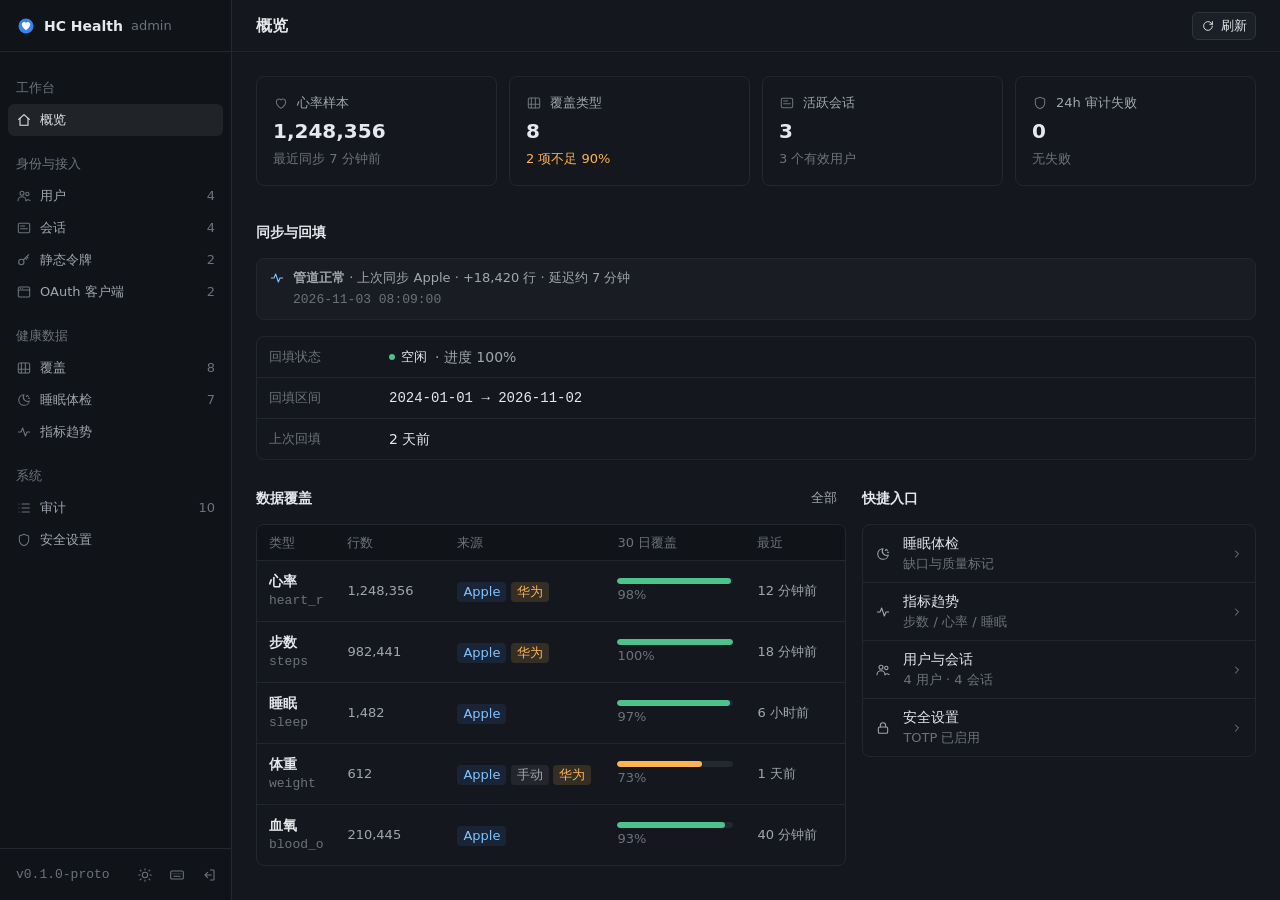
<file: docs/admin-ui-proto/index.html>
<!doctype html>
<html lang="zh-CN" data-theme="dark">
<head>
<meta charset="utf-8">
<meta name="viewport" content="width=device-width, initial-scale=1, viewport-fit=cover">
<meta name="theme-color" content="#101318">
<meta name="color-scheme" content="light dark">
<title>HC Health 管理</title>
<style>
/* ============================================================
   HC Health MCP Admin — UI prototype
   Layout system: 4px grid · spacing 4/8/12/16/24/32
   Type: 13 / 14 / 16 / 20 · weights 400 / 600
   Headers: 52px (sidebar brand / page bar / drawer head)
   Tokens: pan-scheduler / omcp-admin-kit hybrid · health ops + auth
   ============================================================ */
:root{
  --font: Inter, "PingFang SC", "Hiragino Sans GB", "Noto Sans CJK SC", "Microsoft YaHei", system-ui, -apple-system, "Segoe UI", "Helvetica Neue", Arial, sans-serif;
  --mono: "JetBrains Mono", "SF Mono", ui-monospace, "Cascadia Mono", Menlo, Consolas, "Liberation Mono", monospace;
  --s1:4px; --s2:8px; --s3:12px; --s4:16px; --s6:24px; --s8:32px;
  --hh:52px; --item:32px; --r:6px; --r2:8px;
  --ease:cubic-bezier(.2,.7,.2,1);
}
[data-theme=dark]{
  color-scheme:dark;
  --bg:#101318; --side:#101318; --pane:#14171d; --elev:#1b1f27; --field:#191c23;
  --line:#23272f; --line2:#2e333d;
  --hover:rgba(255,255,255,.035); --sel:rgba(255,255,255,.065);
  --tx:#e6e8eb; --tx2:#a0a6b0; --tx3:#6c727c; --tx4:#454a53;
  --accent:#3a84ee; --accent-tx:#82c4ff; --accent-bg:rgba(58,132,238,.14);
  --ok:#4cc38a; --ok-bg:rgba(76,195,138,.12);
  --amber:#ffb454; --amber-bg:rgba(255,180,84,.12);
  --danger:#f07070; --danger-bg:rgba(240,112,112,.10); --danger-fill:#e5484d;
  --shadow:0 16px 48px rgba(0,0,0,.5),0 0 0 1px var(--line2); --scrim:rgba(0,0,0,.55);
}
[data-theme=light]{
  color-scheme:light;
  --bg:#f7f7f8; --side:#f7f7f8; --pane:#ffffff; --elev:#ffffff; --field:#f4f4f5;
  --line:#ececee; --line2:#dfdfe3;
  --hover:rgba(0,0,0,.03); --sel:rgba(0,0,0,.055);
  --tx:#17181b; --tx2:#5c6068; --tx3:#8a8f97; --tx4:#c2c5ca;
  --accent:#2f74e0; --accent-tx:#2f74e0; --accent-bg:rgba(47,116,224,.10);
  --ok:#1f9d63; --ok-bg:rgba(31,157,99,.10);
  --amber:#d9860b; --amber-bg:rgba(240,154,28,.12);
  --danger:#d64545; --danger-bg:rgba(214,69,69,.07); --danger-fill:#d64545;
  --shadow:0 16px 48px rgba(0,0,0,.14),0 0 0 1px var(--line2); --scrim:rgba(20,20,25,.3);
}
*{box-sizing:border-box}
html,body{margin:0;height:100%;background:var(--bg);color:var(--tx);font:400 14px/20px var(--font);font-family:var(--font);-webkit-font-smoothing:antialiased}
button,input,textarea,select{font:inherit;color:inherit;letter-spacing:inherit}
button{cursor:pointer;background:none;border:0;padding:0;text-align:left}
a{color:var(--accent-tx);text-decoration:none}
a:hover{text-decoration:underline}
svg.i{width:16px;height:16px;flex:none;stroke:currentColor;fill:none;stroke-width:1.6;stroke-linecap:round;stroke-linejoin:round}
svg.i.xs{width:12px;height:12px}
.scroll{overflow:auto;scrollbar-width:thin;scrollbar-color:var(--line2) transparent}
.muted{color:var(--tx3)} .tx2{color:var(--tx2)}
.num{font-variant-numeric:tabular-nums}
.mono{font-family:var(--mono);font-size:13px}
.grow{flex:1}
.nowrap{white-space:nowrap}
.ell{min-width:0;white-space:nowrap;overflow:hidden;text-overflow:ellipsis}
kbd{font:400 13px/16px var(--mono);color:var(--tx3);border:1px solid var(--line2);border-radius:4px;padding:0 4px;min-width:20px;text-align:center;display:inline-block}
:focus-visible{outline:2px solid var(--accent);outline-offset:-2px;border-radius:var(--r)}
.dot{display:inline-block;width:6px;height:6px;border-radius:50%;background:var(--tx3);flex:none}
.dot.ok{background:var(--ok)} .dot.amber{background:var(--amber)} .dot.danger{background:var(--danger)} .dot.acc{background:var(--accent)}

/* ---------- shell ---------- */
.app{display:grid;grid-template-columns:232px minmax(0,1fr);height:100vh;height:100dvh}
.side{background:var(--side);border-right:1px solid var(--line);display:flex;flex-direction:column;min-height:0}
.main{background:var(--pane);display:flex;flex-direction:column;min-height:0;min-width:0}
.bar{height:var(--hh);flex:none;display:flex;align-items:center;gap:var(--s2);padding:0 var(--s6);border-bottom:1px solid var(--line)}
.bar h1{margin:0;font-size:16px;line-height:24px;font-weight:600;display:flex;align-items:baseline;gap:var(--s2);min-width:0;white-space:nowrap}
.bar h1 .crumbp{color:var(--tx3);font-weight:400}
.bar h1 .crumbp:hover{color:var(--tx);text-decoration:none}
.bar .cnt{font-size:13px;color:var(--tx3);font-weight:400}
.ibtn{width:28px;height:28px;border-radius:var(--r);display:grid;place-items:center;color:var(--tx3);flex:none;transition:background .12s,color .12s}
.ibtn:hover{background:var(--hover);color:var(--tx)}
.brand{gap:var(--s2);padding:0 var(--s4);border-bottom:1px solid var(--line)}
.brand .logo{width:20px;height:20px;flex:none}
.brand b{font-size:14px;font-weight:600}
.brand span{font-size:13px;color:var(--tx3)}
.side-body{flex:1;min-height:0;padding:var(--s2)}
.ni{display:flex;align-items:center;gap:var(--s2);width:100%;height:var(--item);padding:0 var(--s2);border-radius:var(--r);color:var(--tx2);font-size:13px;transition:background .12s,color .12s}
.ni:hover{background:var(--hover);color:var(--tx);text-decoration:none}
.ni.on{background:var(--sel);color:var(--tx)}
.ni .i{color:var(--tx3)} .ni.on .i{color:var(--tx)}
.ni .lbl{flex:1;min-width:0;white-space:nowrap;overflow:hidden;text-overflow:ellipsis}
.ni .cnt{font-size:13px;color:var(--tx3);font-variant-numeric:tabular-nums}
.ni kbd{border:0;padding:0;min-width:0;color:var(--tx4)}
.sec-h{display:flex;align-items:center;height:var(--item);padding:0 var(--s2);margin-top:var(--s3);font-size:13px;color:var(--tx3)}
.side-foot{height:var(--hh);border-top:1px solid var(--line);padding:0 var(--s2);display:flex;align-items:center;gap:var(--s1)}
.ver{font:400 13px/16px var(--mono);color:var(--tx3);padding:0 var(--s2)}
.content{flex:1;min-height:0}
.page{max-width:1120px;margin:0 auto;padding:var(--s6)}
.page.wide{max-width:1280px}
.lede{color:var(--tx2);font-size:13px;margin:0 0 var(--s4)}

/* ---------- buttons ---------- */
.btn{display:inline-flex;align-items:center;justify-content:center;gap:6px;height:32px;padding:0 var(--s3);border-radius:var(--r);border:1px solid var(--line2);background:var(--elev);color:var(--tx);font-size:13px;white-space:nowrap;transition:background .12s,border-color .12s}
.btn:hover{background:var(--hover);border-color:var(--tx4);text-decoration:none}
.btn.sm{height:28px;padding:0 var(--s2)}
.btn.primary{background:var(--accent);border-color:var(--accent);color:#fff;font-weight:600}
.btn.primary:hover{filter:brightness(1.08)}
.btn.ghost{border-color:transparent;background:none;color:var(--tx2)}
.btn.ghost:hover{background:var(--hover);color:var(--tx)}
.btn.danger-o{color:var(--danger);border-color:color-mix(in srgb,var(--danger) 35%,transparent);background:none}
.btn.danger-o:hover{background:var(--danger-bg)}
.btn.danger{background:var(--danger-fill);border-color:var(--danger-fill);color:#fff;font-weight:600}
.btn:disabled{opacity:.45;cursor:not-allowed;filter:none}
.btn .i{width:14px;height:14px}

/* ---------- chips / badges ---------- */
.st{display:inline-flex;align-items:center;gap:6px;font-size:13px;line-height:20px;height:20px;color:var(--tx2);white-space:nowrap}
.st.ok{color:var(--tx)} .st.ok .dot{background:var(--ok)}
.st.amber .dot{background:var(--amber)} .st.danger{color:var(--danger)} .st.danger .dot{background:var(--danger)}
.st.off .dot{background:var(--tx4)}
.tag{display:inline-flex;align-items:center;gap:4px;height:20px;padding:0 6px;border-radius:4px;background:var(--sel);color:var(--tx2);font-size:13px;line-height:20px;white-space:nowrap}
.tag.acc{background:var(--accent-bg);color:var(--accent-tx)}
.tag.amber{background:var(--amber-bg);color:var(--amber)}
.tag.danger{background:var(--danger-bg);color:var(--danger)}
.tag.ok{background:var(--ok-bg);color:var(--ok)}
.tags{display:flex;flex-wrap:wrap;gap:4px}
.kind{font-size:13px;color:var(--tx3);border:1px solid var(--line2);border-radius:4px;padding:0 5px;line-height:18px;white-space:nowrap}
.idc{display:inline-flex;align-items:center;gap:4px;font:400 13px/18px var(--mono);color:var(--tx3);border-radius:4px;padding:0 2px;margin-left:-2px;max-width:100%}
.idc:hover{color:var(--tx);background:var(--hover)}
.idc .i{width:12px;height:12px;opacity:0;transition:opacity .12s}
.idc:hover .i,.idc:focus-visible .i{opacity:1}

/* ---------- toolbar / inputs ---------- */
.toolbar{display:flex;align-items:center;gap:var(--s2);margin-bottom:var(--s3);flex-wrap:wrap}
.search{display:flex;align-items:center;gap:var(--s2);height:32px;padding:0 var(--s2);border:1px solid var(--line2);border-radius:var(--r);background:var(--field);color:var(--tx3);min-width:240px}
.search input{border:0;background:none;outline:0;flex:1;min-width:0;font-size:13px;color:var(--tx)}
.search:focus-within{border-color:var(--accent)}
.seg{display:inline-flex;border:1px solid var(--line2);border-radius:var(--r);padding:2px;gap:2px;background:var(--field)}
.seg button{height:26px;padding:0 10px;border-radius:4px;font-size:13px;color:var(--tx2);white-space:nowrap}
.seg button:hover{color:var(--tx)}
.seg button.on{background:var(--elev);color:var(--tx);box-shadow:0 0 0 1px var(--line2)}
.seg button .n{color:var(--tx3);margin-left:4px;font-variant-numeric:tabular-nums}
.inp,.sel{height:32px;border:1px solid var(--line2);border-radius:var(--r);background:var(--field);padding:0 var(--s2);font-size:14px;outline:0;color:var(--tx);min-width:0;width:100%}
.inp:focus,.sel:focus{border-color:var(--accent)}
.inp::placeholder{color:var(--tx4);font-style:italic}
.sel{appearance:none;padding-right:28px;background-image:linear-gradient(45deg,transparent 50%,var(--tx3) 50%),linear-gradient(135deg,var(--tx3) 50%,transparent 50%);background-position:calc(100% - 14px) 14px,calc(100% - 10px) 14px;background-size:4px 4px;background-repeat:no-repeat}
.sel.sm,.inp.sm{height:28px;font-size:13px;width:auto}
.fld{display:flex;flex-direction:column;gap:6px;min-width:0}
.fld > label,.fld > .l{font-size:13px;color:var(--tx2);display:flex;gap:6px;align-items:baseline}
.fld small,.sub{font:400 13px/16px var(--mono);color:var(--tx4)}
.help{font-size:13px;color:var(--tx3);line-height:18px}
.help.warn{color:var(--amber)}
.grid2{display:grid;grid-template-columns:1fr 1fr;gap:var(--s3) var(--s4)}
.grid3{display:grid;grid-template-columns:repeat(3,1fr);gap:var(--s3) var(--s4)}
.pw{position:relative} .pw .inp{padding-right:36px} .pw .ibtn{position:absolute;right:2px;top:2px}

.chk{display:flex;align-items:flex-start;gap:var(--s2);padding:6px var(--s2);border-radius:var(--r);cursor:pointer;font-size:14px}
.chk:hover{background:var(--hover)}
.chk input{margin:2px 0 0;accent-color:var(--accent);width:16px;height:16px;flex:none}
.chk .d{display:block;font-size:13px;color:var(--tx3)}
.chips{display:flex;gap:6px;flex-wrap:wrap}
.chip{height:32px;min-width:44px;padding:0 var(--s3);border-radius:var(--r);border:1px solid var(--line2);background:var(--field);color:var(--tx2);font-size:13px;display:inline-flex;align-items:center;justify-content:center;gap:6px}
.chip:hover{color:var(--tx);border-color:var(--tx4)}
.chip.on{background:var(--accent-bg);border-color:color-mix(in srgb,var(--accent) 55%,transparent);color:var(--accent-tx);font-weight:600}
.switch{position:relative;width:32px;height:18px;border-radius:9px;background:var(--line2);flex:none;transition:background .15s;cursor:pointer;border:0}
.switch::after{content:"";position:absolute;left:2px;top:2px;width:14px;height:14px;border-radius:50%;background:#fff;transition:transform .15s var(--ease)}
.switch.on{background:var(--accent)} .switch.on::after{transform:translateX(14px)}
.switch:disabled{opacity:.45;cursor:not-allowed}

/* ---------- cards / sections ---------- */
.card{border:1px solid var(--line);border-radius:var(--r2);background:var(--pane)}
.sect{margin-top:var(--s8)}
.sect:first-child{margin-top:0}
.sect-h{display:flex;align-items:center;gap:var(--s2);margin-bottom:var(--s3);min-height:28px}
.sect-h h2{margin:0;font-size:14px;font-weight:600}
.sect-h .muted{font-size:13px}
.kv{display:grid;grid-template-columns:120px minmax(0,1fr);border:1px solid var(--line);border-radius:var(--r2);align-items:stretch}
.kv > div{display:flex;align-items:center;gap:8px;padding:10px var(--s3);border-top:1px solid var(--line);min-width:0;min-height:40px;font-size:14px;line-height:20px}
.kv > div:nth-child(-n+2){border-top:0}
.kv > .k{color:var(--tx3);font-size:13px;line-height:20px;flex:none}
.kv .kv-rest{color:var(--tx2);font-size:14px;line-height:20px}
.banner{display:flex;gap:var(--s2);align-items:flex-start;padding:10px var(--s3);border-radius:var(--r2);font-size:13px;line-height:18px;border:1px solid var(--line);background:var(--field);color:var(--tx2);margin-bottom:var(--s4)}
.banner .i{margin-top:1px}
.banner.amber{border-color:color-mix(in srgb,var(--amber) 35%,transparent);background:var(--amber-bg);color:var(--tx)}
.banner.amber .i{color:var(--amber)}
.banner.danger{border-color:color-mix(in srgb,var(--danger) 35%,transparent);background:var(--danger-bg);color:var(--tx)}
.banner.danger .i{color:var(--danger)}
.banner.acc .i{color:var(--accent-tx)}
.banner b{font-weight:600}

/* ---------- table ---------- */
.tbl{width:100%;border-collapse:separate;border-spacing:0;table-layout:fixed;font-size:14px}
.tw{border:1px solid var(--line);border-radius:var(--r2);overflow:hidden}
.tbl th{height:36px;text-align:left;font-weight:400;font-size:13px;color:var(--tx3);padding:0 var(--s3);border-bottom:1px solid var(--line);background:var(--bg);white-space:nowrap;overflow:hidden;text-overflow:ellipsis}
.tbl td{padding:10px var(--s3);border-bottom:1px solid var(--line);vertical-align:middle;min-width:0;overflow:hidden}
.tbl tr:last-child td{border-bottom:0}
.tbl tbody tr{transition:background .1s}
.tbl tbody tr.click{cursor:pointer}
.tbl tbody tr:hover{background:var(--hover)}
.tbl tbody tr.cur{background:var(--sel)}
.tbl tbody tr.fail{background:var(--danger-bg)}
.tbl tbody tr.fail:hover{background:color-mix(in srgb,var(--danger) 14%,transparent)}
.tbl tbody tr.dim td > *:not(.act){opacity:.55}
.tbl td.act{width:48px;text-align:right;padding-right:var(--s2)}
.tbl th.act{width:48px}
.nm{display:flex;flex-direction:column;min-width:0}
.nm b{font-weight:600;white-space:nowrap;overflow:hidden;text-overflow:ellipsis}
.nm .sub2{font-size:13px;color:var(--tx3);white-space:nowrap;overflow:hidden;text-overflow:ellipsis;display:flex;gap:6px;align-items:center}
.cellt{font-size:13px;color:var(--tx2);white-space:nowrap;overflow:hidden;text-overflow:ellipsis}
.cellt .muted{font-size:13px}
.grp td{background:var(--bg);font-size:13px;color:var(--tx3);padding:6px var(--s3)}
.pager{display:flex;align-items:center;gap:var(--s2);justify-content:space-between;margin-top:var(--s3);font-size:13px;color:var(--tx3)}
.pager .pg{display:flex;gap:4px;align-items:center}
.pager .pg button{min-width:28px;height:28px;border-radius:var(--r);color:var(--tx2);text-align:center;font-variant-numeric:tabular-nums}
.pager .pg button:hover{background:var(--hover)}
.pager .pg button.on{background:var(--sel);color:var(--tx)}
.uax{font:400 13px/18px var(--mono);color:var(--tx3);padding:8px var(--s3) 12px;word-break:break-all;background:var(--bg)}

/* ---------- overview ---------- */
.stats{display:grid;grid-template-columns:repeat(4,minmax(0,1fr));gap:var(--s3)}
.stat{display:flex;flex-direction:column;gap:var(--s1);padding:var(--s4);border:1px solid var(--line);border-radius:var(--r2);background:var(--pane);color:var(--tx);transition:border-color .12s,background .12s;min-width:0}
.stat:hover{border-color:var(--line2);background:var(--hover);text-decoration:none}
.stat .t{display:flex;align-items:center;gap:var(--s2);font-size:13px;color:var(--tx2)}
.stat .t .i{color:var(--tx3)}
.stat .n{font-size:20px;line-height:28px;font-weight:600;font-variant-numeric:tabular-nums}
.stat .d{font-size:13px;color:var(--tx3);white-space:nowrap;overflow:hidden;text-overflow:ellipsis}
.stat .d .w{color:var(--amber)}
.ov2{display:grid;grid-template-columns:minmax(0,1.5fr) minmax(0,1fr);gap:var(--s4);margin-top:var(--s6)}
.list{border:1px solid var(--line);border-radius:var(--r2)}
.li{display:flex;align-items:center;gap:var(--s3);min-height:44px;padding:var(--s2) var(--s3);border-top:1px solid var(--line);font-size:13px;color:var(--tx2);min-width:0}
.li:first-child{border-top:0}
.li b{color:var(--tx);font-weight:400;font-size:14px}
a.li:hover{background:var(--hover);text-decoration:none}
.li .r{margin-left:auto;color:var(--tx3);white-space:nowrap;font-variant-numeric:tabular-nums}

/* ---------- overlays ---------- */
.scrim{position:fixed;inset:0;background:var(--scrim);opacity:0;pointer-events:none;transition:opacity .15s;z-index:40}
.scrim.on{opacity:1;pointer-events:auto}
.drawer{position:fixed;top:0;right:0;bottom:0;width:560px;max-width:100vw;background:var(--pane);box-shadow:var(--shadow);transform:translateX(102%);transition:transform .2s var(--ease);z-index:41;display:flex;flex-direction:column}
.drawer:not(.on){box-shadow:none;visibility:hidden;transition:transform .2s var(--ease),visibility 0s .2s}
.drawer.on{transform:none}
.drawer .bar{padding:0 var(--s4) 0 var(--s6)}
.dbody{flex:1;min-height:0;padding:var(--s6)}
.dfoot{flex:none;display:flex;align-items:center;gap:var(--s2);padding:var(--s3) var(--s6);border-top:1px solid var(--line)}
.dfoot .help{flex:1}
.dsec{margin-top:var(--s6)} .dsec:first-child{margin-top:0}
.dsec > h3{margin:0 0 var(--s2);font-size:13px;font-weight:600;color:var(--tx2)}
.danger-zone{border:1px solid color-mix(in srgb,var(--danger) 30%,transparent);border-radius:var(--r2)}
.dz{display:flex;align-items:center;gap:var(--s3);padding:var(--s3);border-top:1px solid color-mix(in srgb,var(--danger) 18%,transparent)}
.dz:first-child{border-top:0}
.dz .t{flex:1;min-width:0;font-size:13px;color:var(--tx3)} .dz .t b{display:block;color:var(--tx);font-size:14px;font-weight:600}
.modal{position:fixed;left:50%;top:22vh;transform:translate(-50%,8px);width:440px;max-width:calc(100vw - 32px);background:var(--elev);border-radius:12px;box-shadow:var(--shadow);padding:var(--s6);z-index:51;opacity:0;pointer-events:none;transition:opacity .15s,transform .15s var(--ease)}
.modal.on{opacity:1;pointer-events:auto;transform:translate(-50%,0)}
.modal h3{margin:0 0 var(--s2);font-size:16px;line-height:24px;font-weight:600}
.modal p{margin:0 0 var(--s3);color:var(--tx2);font-size:14px;line-height:22px}
.modal p b{color:var(--tx);font-weight:600}
.modal ul{margin:0 0 var(--s3);padding-left:18px;color:var(--tx2);font-size:13px;line-height:20px}
.modal .acts{display:flex;justify-content:flex-end;gap:var(--s2);margin-top:var(--s4)}
.modal .tc{font-size:13px;color:var(--tx3);margin-bottom:6px} .modal .tc code{font-family:var(--mono);color:var(--tx);background:var(--sel);padding:0 4px;border-radius:4px}
#mscrim{z-index:50}
.menu{position:fixed;min-width:180px;background:var(--elev);border-radius:var(--r2);box-shadow:var(--shadow);padding:var(--s1);z-index:45;display:none}
.menu.on{display:block}
.menu button{display:flex;align-items:center;gap:var(--s2);width:100%;height:32px;padding:0 var(--s2);border-radius:4px;font-size:13px;color:var(--tx)}
.menu button:hover,.menu button.kb{background:var(--hover)}
.menu button .i{color:var(--tx3)}
.menu button.dz2{color:var(--danger)} .menu button.dz2 .i{color:var(--danger)}
.menu button:disabled{opacity:.4;cursor:not-allowed}
.menu hr{border:0;border-top:1px solid var(--line);margin:4px 0}
.toast{position:fixed;left:50%;bottom:24px;transform:translate(-50%,12px);background:var(--elev);color:var(--tx);box-shadow:var(--shadow);border-radius:var(--r2);padding:10px var(--s4);font-size:13px;display:flex;gap:var(--s3);align-items:center;opacity:0;pointer-events:none;transition:opacity .15s,transform .15s var(--ease);z-index:60}
.toast.on{opacity:1;transform:translate(-50%,0);pointer-events:auto}
.toast .i{color:var(--ok)} .toast.err .i{color:var(--danger)}
.toast button{color:var(--accent-tx);font-size:13px}
.kbdp{width:560px}
.kbdp .cols{display:grid;grid-template-columns:1fr 1fr;gap:4px var(--s6)}
.kbdp .row{display:flex;justify-content:space-between;align-items:center;height:28px;font-size:13px;color:var(--tx2)}
.kbdp h4{grid-column:1/-1;margin:var(--s3) 0 0;font-size:13px;color:var(--tx3);font-weight:400}
.empty{display:flex;flex-direction:column;align-items:center;justify-content:center;text-align:center;padding:56px var(--s6);gap:var(--s2);color:var(--tx3);font-size:13px}
.empty .ic{width:40px;height:40px;border-radius:10px;background:var(--sel);display:grid;place-items:center;color:var(--tx2);margin-bottom:var(--s2)}
.empty b{color:var(--tx);font-size:14px;font-weight:600}
.secret{display:flex;align-items:center;gap:var(--s2);padding:var(--s3);border:1px dashed color-mix(in srgb,var(--amber) 50%,transparent);border-radius:var(--r2);background:var(--amber-bg);font:400 13px/18px var(--mono);word-break:break-all}

/* ---------- policy editor ---------- */
.ped{display:grid;grid-template-columns:minmax(0,1fr) 400px;min-height:100%}
.ped-form{padding:var(--s6) var(--s8) 96px;max-width:760px}
.ped-side{border-left:1px solid var(--line);background:var(--bg);padding:var(--s6)}
.ped-side .stick{position:sticky;top:0}
.fs{border:0;padding:0;margin:0 0 var(--s8)}
.fs > legend{padding:0;margin-bottom:var(--s3);font-size:14px;font-weight:600;display:flex;gap:var(--s2);align-items:baseline;width:100%}
.fs > legend .muted{font-weight:400;font-size:13px}
.mode{display:grid;grid-template-columns:1fr 1fr;gap:var(--s2)}
.mode button{border:1px solid var(--line2);border-radius:var(--r2);padding:var(--s3);background:var(--field);display:flex;flex-direction:column;gap:2px}
.mode button b{font-weight:600;font-size:14px;display:flex;gap:var(--s2);align-items:center}
.mode button span{font-size:13px;color:var(--tx3);line-height:18px}
.mode button.on{border-color:var(--accent);background:var(--accent-bg)}
.mode button.on.rv{border-color:var(--danger);background:var(--danger-bg)}
.radio{width:14px;height:14px;border-radius:50%;border:1.5px solid var(--tx4);flex:none;display:inline-block}
.on > b > .radio{border:4px solid var(--accent)} .on.rv > b > .radio{border-color:var(--danger)}
.wrow{display:grid;grid-template-columns:auto 120px 16px 120px 28px;gap:var(--s2);align-items:center;margin-top:var(--s2)}
.wrow .lab{font-size:13px;color:var(--tx3);min-width:84px}
.drow{display:grid;grid-template-columns:minmax(0,1fr) 16px minmax(0,1fr) 28px;gap:var(--s2);align-items:center;margin-top:var(--s2)}
.addl{display:inline-flex;align-items:center;gap:6px;color:var(--accent-tx);font-size:13px;height:28px;margin-top:var(--s2)}
.picker{border:1px solid var(--line2);border-radius:var(--r2);background:var(--pane);overflow:hidden}
.picker .search{border:0;border-bottom:1px solid var(--line);border-radius:0;background:none;min-width:0}
.pick-list{max-height:280px}
.pick-g{font-size:13px;color:var(--tx3);padding:8px var(--s3) 4px;display:flex;justify-content:space-between}
.pick{display:flex;align-items:center;gap:var(--s3);padding:6px var(--s3);cursor:pointer;min-height:44px}
.pick:hover{background:var(--hover)}
.pick input{accent-color:var(--accent);width:16px;height:16px;margin:0;flex:none}
.pick .nm{flex:1}
.selrow{display:flex;flex-wrap:wrap;gap:6px;margin-bottom:var(--s2)}
.pill{display:inline-flex;align-items:center;gap:6px;height:28px;padding:0 4px 0 var(--s2);border-radius:var(--r);background:var(--sel);font-size:13px;max-width:100%}
.pill .kind{border:0;padding:0;color:var(--tx3)}
.pill button{width:20px;height:20px;display:grid;place-items:center;color:var(--tx3);border-radius:4px}
.pill button:hover{background:var(--hover);color:var(--tx)}
.cap-g{border-top:1px solid var(--line)}
.cap-g:first-child{border-top:0}
.cap-h{display:flex;align-items:center;gap:var(--s2);width:100%;height:40px;padding:0 var(--s3);font-size:13px;color:var(--tx2)}
.cap-h:hover{background:var(--hover)}
.cap-h b{color:var(--tx);font-weight:600;font-size:14px}
.cap-h .chev{transition:transform .15s var(--ease);color:var(--tx3)}
.cap-h.open .chev{transform:rotate(90deg)}
.cap-b{padding:0 var(--s2) var(--s2) 28px;display:grid;grid-template-columns:1fr 1fr;gap:0 var(--s2)}
.cap-b .chk .mono{color:var(--tx4);font-size:13px}
.tl{display:grid;grid-template-columns:28px minmax(0,1fr);gap:6px 8px;align-items:center;font-size:13px;color:var(--tx3)}
.tl .tr{position:relative;height:16px;border-radius:3px;background:repeating-linear-gradient(90deg,var(--line) 0 1px,transparent 1px calc(100%/24)),var(--field)}
.tl .tr .w{position:absolute;top:0;bottom:0;border-radius:3px;background:var(--accent);opacity:.85}
.tl .tr .now{position:absolute;top:-3px;bottom:-3px;width:2px;background:var(--amber);border-radius:1px}
.tl .ax{display:flex;justify-content:space-between;font:400 13px/16px var(--mono);color:var(--tx4)}
.tl .today{color:var(--tx)}
.sumbox{padding:var(--s3);border-radius:var(--r2);border:1px solid var(--line);background:var(--pane);font-size:13px;line-height:20px;color:var(--tx2)}
.sumbox b{color:var(--tx);font-weight:600}
.verdict{display:flex;align-items:center;gap:var(--s2);padding:var(--s3);border-radius:var(--r2);font-size:13px;margin-top:var(--s2)}
.verdict.ok{background:var(--ok-bg)} .verdict.ok .i{color:var(--ok)}
.verdict.no{background:var(--danger-bg)} .verdict.no .i{color:var(--danger)}
.ped-foot{position:sticky;bottom:0;display:flex;gap:var(--s2);align-items:center;padding:var(--s3) var(--s8);border-top:1px solid var(--line);background:var(--pane);z-index:3}
.vcard{border:1px solid var(--line);border-radius:var(--r2);padding:var(--s4);display:flex;flex-direction:column;gap:var(--s3);background:var(--pane)}
.vgrid{display:grid;grid-template-columns:1fr 1fr;gap:var(--s3)}
.vh{display:flex;align-items:center;gap:var(--s2)}
.vh b{font-size:16px;font-weight:600}
.caps{display:flex;flex-wrap:wrap;gap:4px}
.cap{font-size:13px;color:var(--tx2);display:inline-flex;gap:6px;align-items:center;height:24px;padding:0 8px;border-radius:12px;border:1px solid var(--line)}
.cap.off{color:var(--tx3);border-style:dashed}

/* ---------- login ---------- */
.login{min-height:100vh;display:grid;place-items:center;padding:var(--s6);background:var(--bg)}
.login .box{width:360px;max-width:100%;display:flex;flex-direction:column;gap:var(--s4)}
.login h1{margin:0;font-size:20px;line-height:28px;font-weight:600;display:flex;align-items:center;gap:var(--s2)}
.login .btn.primary{width:100%;height:40px;font-size:14px}
.login .foot{display:flex;justify-content:space-between;font-size:13px;color:var(--tx3)}


/* ---------- hc-health extras ---------- */
.otp-row{display:flex;gap:var(--s2);justify-content:center}
.otp-row input{width:40px;height:48px;text-align:center;font:600 20px/28px var(--mono);border:1px solid var(--line2);border-radius:var(--r);background:var(--field)}
.otp-row input:focus{border-color:var(--accent);outline:0}
.spark{display:block;width:100%;height:48px}
.spark path.line{fill:none;stroke:var(--accent);stroke-width:1.6;stroke-linecap:round;stroke-linejoin:round}
.spark path.area{fill:var(--accent-bg);stroke:none}
.spark.hr path.line{stroke:var(--danger)} .spark.hr path.area{fill:var(--danger-bg)}
.spark.sleep path.line{stroke:#8b7cf6} .spark.sleep path.area{fill:rgba(139,124,246,.12)}
.chart-card{border:1px solid var(--line);border-radius:var(--r2);padding:var(--s4);display:flex;flex-direction:column;gap:var(--s2);min-width:0}
.chart-card .t{font-size:13px;color:var(--tx2);display:flex;align-items:center;gap:var(--s2)}
.chart-card .n{font-size:20px;line-height:28px;font-weight:600;font-variant-numeric:tabular-nums}
.chart-grid{display:grid;grid-template-columns:repeat(3,minmax(0,1fr));gap:var(--s3)}
.cov-bar{height:6px;border-radius:3px;background:var(--line);overflow:hidden;min-width:72px}
.cov-bar > i{display:block;height:100%;background:var(--ok);border-radius:3px}
.cov-bar.amber > i{background:var(--amber)} .cov-bar.danger > i{background:var(--danger)}
.src-pill{display:inline-flex;align-items:center;gap:4px;height:20px;padding:0 6px;border-radius:4px;font-size:13px;background:var(--sel);color:var(--tx2)}
.src-pill.apple{background:rgba(58,132,238,.12);color:var(--accent-tx)}
.src-pill.huawei{background:rgba(255,180,84,.14);color:var(--amber)}
.src-pill.manual{background:var(--sel);color:var(--tx2)}
.src-pill.garmin{background:rgba(76,195,138,.14);color:var(--ok)}
.prog{height:6px;border-radius:3px;background:var(--line);overflow:hidden;min-width:80px}
.prog > i{display:block;height:100%;background:var(--accent);border-radius:3px}
.prog.ok > i{background:var(--ok)} .prog.amber > i{background:var(--amber)} .prog.danger > i{background:var(--danger)}
.login .otp-hint{font-size:13px;color:var(--tx3);text-align:center;margin:0}
.login .box{width:380px}
.touch{min-height:44px;min-width:44px}
.tbl-scroll{overflow-x:auto;-webkit-overflow-scrolling:touch}
/* ---------- mobile ---------- */
.mnav{display:none}
.mcards{display:none}
@media (max-width:1100px){
  .ped{grid-template-columns:minmax(0,1fr)} .ped-side{border-left:0;border-top:1px solid var(--line)}
  .stats{grid-template-columns:repeat(2,minmax(0,1fr))}
  .chart-grid{grid-template-columns:repeat(2,minmax(0,1fr))}
}
@media (max-width:720px){
  .app{grid-template-columns:minmax(0,1fr)}
  .side{display:none}
  .main{padding-bottom:calc(56px + env(safe-area-inset-bottom))}
  .bar{padding:0 var(--s4)}
  .page{padding:var(--s4)}
  .stats{grid-template-columns:repeat(2,minmax(0,1fr));gap:var(--s2)}
  .stat{padding:var(--s3)}
  .ov2{grid-template-columns:minmax(0,1fr)}
  .li > span.ell{display:none}
  .banner:has(.bm){flex-wrap:wrap} .banner > div{min-width:0;flex:1 1 0} .banner .bm{width:100%;padding-left:24px}
  .tw.hide-m{display:none}
  .mcards{display:flex;flex-direction:column;border:1px solid var(--line);border-radius:var(--r2)}
  .mc{display:flex;gap:var(--s3);padding:var(--s3);border-top:1px solid var(--line);align-items:flex-start;min-width:0}
  .mc:first-child{border-top:0}
  .mc .b{flex:1;min-width:0;display:flex;flex-direction:column;gap:4px}
  .mc .meta{display:flex;flex-wrap:wrap;gap:4px 10px;font-size:13px;color:var(--tx3)}
  .mc.fail{background:var(--danger-bg)}
  .search{min-width:0;flex:1}
  .toolbar .hide-m{display:none}
  .grid2,.grid3{grid-template-columns:1fr}
  .drawer{width:100vw;top:auto;height:92dvh;border-radius:12px 12px 0 0;transform:translateY(102%)}
  .drawer.on{transform:none}
  .dbody{padding:var(--s4)} .dfoot{padding:var(--s3) var(--s4)}
  .ped-form{padding:var(--s4) var(--s4) 96px}
  .ped-side{padding:var(--s4)}
  .ped-foot{padding:var(--s3) var(--s4);bottom:0}
  .wrow{grid-template-columns:minmax(0,1fr) 16px minmax(0,1fr) 28px}
  .wrow .lab{grid-column:1/-1;margin-top:var(--s1)}
  .cap-b{grid-template-columns:1fr}
  .mode{grid-template-columns:1fr}
  .vgrid{grid-template-columns:1fr}
  .kv{grid-template-columns:88px minmax(0,1fr)}.kv > .k{width:88px}
  .mnav{display:flex;position:fixed;left:0;right:0;bottom:0;height:calc(56px + env(safe-area-inset-bottom));padding-bottom:env(safe-area-inset-bottom);background:var(--pane);border-top:1px solid var(--line);z-index:30}
  .mnav a{flex:1;display:flex;flex-direction:column;align-items:center;justify-content:center;gap:2px;font-size:13px;color:var(--tx3)}
  .mnav a:hover{text-decoration:none}
  .mnav a.on{color:var(--tx)}
  .mnav .i{width:20px;height:20px}
  .hide-m,.bar .hide-m{display:none!important}

  .chart-grid{grid-template-columns:minmax(0,1fr)}
  .otp-row input{width:44px;height:52px;font-size:20px}
  .ibtn{width:40px;height:40px}
  .btn{min-height:40px}
  .btn.sm{min-height:40px;padding:0 12px}
  .ni{height:44px}
  .mnav a{min-height:48px;gap:4px}
  .side-foot .ibtn{width:40px;height:40px}
  .menu button{height:44px;font-size:14px}
  .seg button{min-height:36px;padding:0 12px}
  .chip{min-height:40px}
  .mc{min-height:56px;padding:12px}
  .login{padding:var(--s4);align-content:center}
  .login .box{width:100%;max-width:380px}
  .toast{bottom:calc(72px + env(safe-area-inset-bottom));left:12px;right:12px;transform:translate(0,12px);max-width:none}
  .toast.on{transform:translate(0,0)}

  .modal{top:auto;bottom:16px}
  .kbdp .cols{grid-template-columns:1fr}
}
/* ---------- planned (future) markers: hidden with ?dev=1&future=0 ---------- */
.fut{display:inline-flex;align-items:center;gap:4px;height:18px;padding:0 6px;border-radius:9px;font-size:13px;line-height:18px;color:#a78bfa;background:rgba(167,139,250,.12);border:1px dashed rgba(167,139,250,.45);white-space:nowrap;font-weight:400;vertical-align:middle}
[data-theme=light] .fut{color:#7c3aed;background:rgba(124,58,237,.07)}
.futbox{border:1px dashed rgba(167,139,250,.45);border-radius:var(--r2);padding:var(--s3)}
body.nofut .fut,body.nofut .futonly{display:none!important}
.lock-note{font-size:13px;color:var(--danger)}
</style>
</head>
<body>
<svg width="0" height="0" style="position:absolute" aria-hidden="true">
  <defs>
    <symbol id="i-home" viewBox="0 0 24 24"><path d="M4 11 12 4l8 7"/><path d="M6 9.5V20h12V9.5"/></symbol>
    <symbol id="i-user" viewBox="0 0 24 24"><circle cx="12" cy="8.5" r="3.5"/><path d="M5 20a7 7 0 0 1 14 0"/></symbol>
    <symbol id="i-users" viewBox="0 0 24 24"><circle cx="9" cy="8" r="3"/><path d="M3 19a6 6 0 0 1 12 0"/><circle cx="17" cy="9" r="2.5"/><path d="M15 19a4.5 4.5 0 0 1 6 0"/></symbol>
    <symbol id="i-key" viewBox="0 0 24 24"><circle cx="8" cy="15" r="4"/><path d="m11 12 8-8M16 7l2 2M14 9l2 2"/></symbol>
    <symbol id="i-app" viewBox="0 0 24 24"><rect x="3.5" y="4.5" width="17" height="15" rx="2"/><path d="M3.5 9h17M7 6.8h.01M9.5 6.8h.01"/></symbol>
    <symbol id="i-ticket" viewBox="0 0 24 24"><path d="M4 7.5A1.5 1.5 0 0 1 5.5 6h13A1.5 1.5 0 0 1 20 7.5V10a2 2 0 0 0 0 4v2.5a1.5 1.5 0 0 1-1.5 1.5h-13A1.5 1.5 0 0 1 4 16.5V14a2 2 0 0 0 0-4z"/><path d="M14 6v12" stroke-dasharray="2 2"/></symbol>
    <symbol id="i-globe" viewBox="0 0 24 24"><circle cx="12" cy="12" r="8.5"/><path d="M3.5 12h17M12 3.5c2.5 2.6 3.5 5.4 3.5 8.5s-1 5.9-3.5 8.5c-2.5-2.6-3.5-5.4-3.5-8.5s1-5.9 3.5-8.5z"/></symbol>
    <symbol id="i-list" viewBox="0 0 24 24"><path d="M9 6h11M9 12h11M9 18h11M4.5 6h.01M4.5 12h.01M4.5 18h.01"/></symbol>
    <symbol id="i-cal" viewBox="0 0 24 24"><rect x="3.5" y="5" width="17" height="15" rx="2"/><path d="M3.5 10h17M8 3v4M16 3v4"/><path d="M12 13v3l2 1"/></symbol>
    <symbol id="i-db" viewBox="0 0 24 24"><ellipse cx="12" cy="6" rx="7.5" ry="2.5"/><path d="M4.5 6v12c0 1.4 3.4 2.5 7.5 2.5s7.5-1.1 7.5-2.5V6M4.5 12c0 1.4 3.4 2.5 7.5 2.5s7.5-1.1 7.5-2.5"/></symbol>
    <symbol id="i-search" viewBox="0 0 24 24"><circle cx="11" cy="11" r="6.5"/><path d="m16 16 4 4"/></symbol>
    <symbol id="i-sun" viewBox="0 0 24 24"><circle cx="12" cy="12" r="4"/><path d="M12 2.5v2M12 19.5v2M4.6 4.6 6 6M18 18l1.4 1.4M2.5 12h2M19.5 12h2M4.6 19.4 6 18M18 6l1.4-1.4"/></symbol>
    <symbol id="i-moon" viewBox="0 0 24 24"><path d="M20 14.5A8 8 0 0 1 9.5 4a8 8 0 1 0 10.5 10.5z"/></symbol>
    <symbol id="i-kbd" viewBox="0 0 24 24"><rect x="2.5" y="6" width="19" height="12" rx="2"/><path d="M6 10h.01M9 10h.01M12 10h.01M15 10h.01M18 10h.01M7.5 14h9"/></symbol>
    <symbol id="i-chev" viewBox="0 0 24 24"><path d="m9 6 6 6-6 6"/></symbol>
    <symbol id="i-more" viewBox="0 0 24 24"><circle cx="5.5" cy="12" r="1.2"/><circle cx="12" cy="12" r="1.2"/><circle cx="18.5" cy="12" r="1.2"/></symbol>
    <symbol id="i-x" viewBox="0 0 24 24"><path d="M6 6l12 12M18 6 6 18"/></symbol>
    <symbol id="i-plus" viewBox="0 0 24 24"><path d="M12 5v14M5 12h14"/></symbol>
    <symbol id="i-copy" viewBox="0 0 24 24"><rect x="8.5" y="8.5" width="11" height="11" rx="2"/><path d="M15.5 8.5V6a1.5 1.5 0 0 0-1.5-1.5H6A1.5 1.5 0 0 0 4.5 6v8A1.5 1.5 0 0 0 6 15.5h2.5"/></symbol>
    <symbol id="i-check" viewBox="0 0 24 24"><path d="m5 12.5 4.5 4.5L19 7.5"/></symbol>
    <symbol id="i-checkc" viewBox="0 0 24 24"><circle cx="12" cy="12" r="8.5"/><path d="m8.5 12.3 2.4 2.4 4.8-5"/></symbol>
    <symbol id="i-alert" viewBox="0 0 24 24"><path d="M12 4 2.8 19.5h18.4z"/><path d="M12 10v4.5M12 17h.01"/></symbol>
    <symbol id="i-info" viewBox="0 0 24 24"><circle cx="12" cy="12" r="8.5"/><path d="M12 11v5M12 8h.01"/></symbol>
    <symbol id="i-ban" viewBox="0 0 24 24"><circle cx="12" cy="12" r="8.5"/><path d="m6 6 12 12"/></symbol>
    <symbol id="i-trash" viewBox="0 0 24 24"><path d="M4.5 7h15M10 7V5h4v2M6.5 7l1 12.5h9l1-12.5"/></symbol>
    <symbol id="i-edit" viewBox="0 0 24 24"><path d="M4.5 19.5h4l10-10-4-4-10 10z"/></symbol>
    <symbol id="i-lock" viewBox="0 0 24 24"><rect x="5" y="10.5" width="14" height="9.5" rx="2"/><path d="M8 10.5V8a4 4 0 0 1 8 0v2.5"/></symbol>
    <symbol id="i-link" viewBox="0 0 24 24"><path d="M10 14a4 4 0 0 0 5.7 0l3-3a4 4 0 0 0-5.7-5.7l-1 1"/><path d="M14 10a4 4 0 0 0-5.7 0l-3 3a4 4 0 0 0 5.7 5.7l1-1"/></symbol>
    <symbol id="i-eye" viewBox="0 0 24 24"><path d="M2.5 12S6 5.5 12 5.5 21.5 12 21.5 12 18 18.5 12 18.5 2.5 12 2.5 12z"/><circle cx="12" cy="12" r="3"/></symbol>
    <symbol id="i-out" viewBox="0 0 24 24"><path d="M14 4.5h4.5a1 1 0 0 1 1 1v13a1 1 0 0 1-1 1H14M10 16l-4-4 4-4M6 12h9.5"/></symbol>
    <symbol id="i-refresh" viewBox="0 0 24 24"><path d="M19.5 12a7.5 7.5 0 1 1-2.2-5.3L19.5 9"/><path d="M19.5 4.5V9H15"/></symbol>
    <symbol id="i-shield" viewBox="0 0 24 24"><path d="M12 3.5 19 6v6c0 4.2-3 7.2-7 8.5-4-1.3-7-4.3-7-8.5V6z"/></symbol>
    <symbol id="i-filter" viewBox="0 0 24 24"><path d="M4 5.5h16l-6 7.5v5l-4 2v-7z"/></symbol>
    <symbol id="i-menu" viewBox="0 0 24 24"><path d="M4 7h16M4 12h16M4 17h16"/></symbol>
    <symbol id="i-settings" viewBox="0 0 24 24"><circle cx="12" cy="12" r="3"/><path d="M12 3.5v2M12 18.5v2M4.6 4.6l1.4 1.4M18 18l1.4 1.4M2.5 12h2M19.5 12h2M4.6 19.4 6 18M18 6l1.4-1.4"/></symbol>
    <symbol id="i-activity" viewBox="0 0 24 24"><path d="M3.5 12h4l2.5-6 4 12 2.5-6h4"/></symbol>
    <symbol id="i-heart" viewBox="0 0 24 24"><path d="M12 20s-7-4.4-7-10a4 4 0 0 1 7-2.5A4 4 0 0 1 19 10c0 5.6-7 10-7 10z"/></symbol>
    <symbol id="i-sleep" viewBox="0 0 24 24"><path d="M12 4a8 8 0 1 0 8 9.5A6.5 6.5 0 0 1 12 4z"/><path d="M15.5 6.5 17 5l1.5 1.5M18.5 9.5h2"/></symbol>
    <symbol id="i-steps" viewBox="0 0 24 24"><path d="M8 20c1.5-3 2-5.5 1-8M16 20c1.5-3 2-5.5 1-8"/><circle cx="9" cy="8" r="2"/><circle cx="15" cy="6.5" r="2"/></symbol>
    <symbol id="i-cover" viewBox="0 0 24 24"><rect x="3.5" y="4.5" width="17" height="15" rx="2"/><path d="M3.5 14h17M8 4.5v15M14 4.5v15"/></symbol>
    <symbol id="i-session" viewBox="0 0 24 24"><rect x="3.5" y="5" width="17" height="14" rx="2"/><path d="M7 9h6M7 13h10"/></symbol>
    <symbol id="i-server" viewBox="0 0 24 24"><rect x="3.5" y="4" width="17" height="6" rx="1.5"/><rect x="3.5" y="14" width="17" height="6" rx="1.5"/><path d="M7 7h.01M7 17h.01"/></symbol>
    <symbol id="logo" viewBox="0 0 24 24"><circle cx="12" cy="12" r="9" fill="#3a84ee" stroke="none"/><path d="M12 17s-5-3.1-5-7a2.8 2.8 0 0 1 5-1.7A2.8 2.8 0 0 1 17 10c0 3.9-5 7-5 7z" fill="#fff" stroke="none"/></symbol>
  </defs>
</svg>
<div id="root"></div>
<div class="scrim" id="dscrim"></div>
<aside class="drawer" id="drawer" role="dialog" aria-modal="true"></aside>
<div class="scrim" id="mscrim"></div>
<div class="modal" id="modal" role="alertdialog" aria-modal="true"></div>
<div class="menu" id="menu" role="menu"></div>
<div class="toast" id="toast" role="status"></div>
<script>
/* HC Health MCP Admin — UI prototype
   Mock data only. Auth admin + health data ops under one shell.
   Scale mimics live: heart_rate ~1.2M rows, multi-source weight, recent sync. */
"use strict";
const NOW = new Date("2026-11-03T08:16:00+08:00");
const VERSION = "0.1.0-proto";
const H = 3600e3, D = 24 * H, M = 60e3;
const ago = (ms) => new Date(NOW - ms).toISOString();

const SYNC = {
  lastSyncAt: ago(7 * M),
  lastSyncSource: "apple_health",
  lastSyncRows: 18420,
  backfill: { status: "idle", progress: 1, rangeFrom: "2024-01-01", rangeTo: "2026-11-02", lastRun: ago(2 * D) },
  pipeline: "ok",
  lagMin: 7,
};

const COVERAGE = [
  { type: "heart_rate", label: "心率", rows: 1248356, sources: ["apple_health", "huawei_health"], days30: 30, lastAt: ago(12 * M), pct: 0.98 },
  { type: "steps", label: "步数", rows: 982441, sources: ["apple_health", "huawei_health"], days30: 30, lastAt: ago(18 * M), pct: 1 },
  { type: "sleep", label: "睡眠", rows: 1482, sources: ["apple_health"], days30: 29, lastAt: ago(6 * H), pct: 0.97 },
  { type: "weight", label: "体重", rows: 612, sources: ["apple_health", "manual", "huawei_health"], days30: 22, lastAt: ago(1 * D), pct: 0.73 },
  { type: "blood_oxygen", label: "血氧", rows: 210445, sources: ["apple_health"], days30: 28, lastAt: ago(40 * M), pct: 0.93 },
  { type: "resting_hr", label: "静息心率", rows: 1098, sources: ["apple_health"], days30: 30, lastAt: ago(8 * H), pct: 1 },
  { type: "active_energy", label: "活动能量", rows: 874220, sources: ["apple_health", "huawei_health"], days30: 30, lastAt: ago(25 * M), pct: 0.99 },
  { type: "workout", label: "锻炼", rows: 1266, sources: ["apple_health", "garmin"], days30: 18, lastAt: ago(2 * D), pct: 0.6 },
];

const USERS = [
  { id: "usr_01", username: "hiyo", display: "hiyo", role: "admin", status: "active", totp: true, lastLogin: ago(20 * M), createdAt: ago(400 * D), sessions: 2, note: "主管理员" },
  { id: "usr_02", username: "ops", display: "运维只读", role: "viewer", status: "active", totp: true, lastLogin: ago(3 * D), createdAt: ago(90 * D), sessions: 1, note: "健康只读" },
  { id: "usr_03", username: "bridge", display: "hc-bridge", role: "service", status: "active", totp: false, lastLogin: ago(5 * M), createdAt: ago(200 * D), sessions: 1, note: "服务账号 · 同步写入" },
  { id: "usr_04", username: "guest", display: "访客演示", role: "viewer", status: "disabled", totp: false, lastLogin: ago(45 * D), createdAt: ago(60 * D), sessions: 0, note: "已停用" },
];

const SESSIONS = [
  { id: "ses_a1", userId: "usr_01", device: "Chrome · macOS", ip: "100.64.1.12", loc: "内网 · Tailscale", createdAt: ago(2 * H), lastSeen: ago(3 * M), current: true },
  { id: "ses_a2", userId: "usr_01", device: "Safari · iPhone", ip: "183.xx.xx.41", loc: "公网 · 上海", createdAt: ago(1 * D), lastSeen: ago(6 * H), current: false },
  { id: "ses_b1", userId: "usr_02", device: "Firefox · Linux", ip: "10.0.0.8", loc: "内网 · NAS", createdAt: ago(3 * D), lastSeen: ago(3 * D), current: false },
  { id: "ses_c1", userId: "usr_03", device: "hc-bridge · systemd", ip: "127.0.0.1", loc: "本机", createdAt: ago(14 * D), lastSeen: ago(5 * M), current: false },
];

const TOKENS = [
  { id: "tok_01", name: "MCP Claude Desktop", prefix: "hch_live_8f2a…", scopes: ["health.read", "health.write"], status: "active", userId: "usr_01", createdAt: ago(40 * D), lastUsed: ago(15 * M), expires: null },
  { id: "tok_02", name: "CI 只读探针", prefix: "hch_ro_91bc…", scopes: ["health.read"], status: "active", userId: "usr_03", createdAt: ago(20 * D), lastUsed: ago(1 * H), expires: ago(-90 * D) },
  { id: "tok_03", name: "旧版调试", prefix: "hch_dbg_00ee…", scopes: ["health.read", "admin"], status: "revoked", userId: "usr_01", createdAt: ago(120 * D), lastUsed: ago(100 * D), expires: null },
];

const OAUTH = [
  { id: "cli_01", name: "HC Bridge", clientId: "hc-bridge", kind: "confidential", redirects: ["https://health.example.com/oauth/callback"], status: "active", createdAt: ago(300 * D), lastAuth: ago(5 * M) },
  { id: "cli_02", name: "Obsidian MCP", clientId: "obsidian-mcp", kind: "public", redirects: ["http://127.0.0.1:22360/callback"], status: "active", createdAt: ago(180 * D), lastAuth: ago(2 * D) },
  { id: "cli_03", name: "Legacy iOS", clientId: "hc-ios-legacy", kind: "public", redirects: ["hchealth://oauth"], status: "disabled", createdAt: ago(500 * D), lastAuth: ago(200 * D) },
];

const SLEEP_AUDIT = [
  { id: "slp_01", date: "2026-11-02", bed: "23:42", wake: "07:08", hours: 7.43, score: 86, source: "apple_health", flags: [], note: "" },
  { id: "slp_02", date: "2026-11-01", bed: "00:18", wake: "07:02", hours: 6.73, score: 72, source: "apple_health", flags: ["short"], note: "不足 7h" },
  { id: "slp_03", date: "2026-10-31", bed: "23:10", wake: "06:55", hours: 7.75, score: 91, source: "apple_health", flags: [], note: "" },
  { id: "slp_04", date: "2026-10-30", bed: "01:05", wake: "08:40", hours: 7.58, score: 68, source: "apple_health", flags: ["late_bed"], note: "入睡偏晚" },
  { id: "slp_05", date: "2026-10-29", bed: "—", wake: "—", hours: null, score: null, source: "—", flags: ["missing"], note: "当日无睡眠样本" },
  { id: "slp_06", date: "2026-10-28", bed: "22:50", wake: "06:30", hours: 7.67, score: 88, source: "apple_health", flags: [], note: "" },
  { id: "slp_07", date: "2026-10-27", bed: "23:55", wake: "07:20", hours: 7.42, score: 80, source: "apple_health", flags: ["fragmented"], note: "中途醒来 2 次" },
];

/* 14-day series for sparklines */
function series(seed, n, base, amp) {
  const out = [];
  let v = base;
  for (let i = 0; i < n; i++) {
    v = Math.max(0, v + Math.sin((i + seed) * 0.9) * amp * 0.35 + ((i * 17 + seed * 3) % 7 - 3) * amp * 0.08);
    out.push(Math.round(v * 10) / 10);
  }
  return out;
}
const METRICS = {
  steps: { label: "步数", unit: "步", latest: 9842, avg14: 8750, series: series(1, 14, 8200, 2200).map(Math.round) },
  heart_rate: { label: "心率（日均）", unit: "bpm", latest: 68, avg14: 71, series: series(2, 14, 70, 8).map(Math.round) },
  sleep: { label: "睡眠时长", unit: "h", latest: 7.4, avg14: 7.1, series: series(3, 14, 7.0, 1.2).map((x) => Math.round(x * 10) / 10) },
};

const AUDIT = [
  { id: "aud_01", at: ago(8 * M), actor: "hiyo", action: "token.create", target: "tok_01", outcome: "ok", ip: "100.64.1.12", detail: "创建静态令牌 MCP Claude Desktop" },
  { id: "aud_02", at: ago(20 * M), actor: "hiyo", action: "login.success", target: "usr_01", outcome: "ok", ip: "100.64.1.12", detail: "TOTP 通过" },
  { id: "aud_03", at: ago(3 * H), actor: "bridge", action: "sync.ingest", target: "heart_rate", outcome: "ok", ip: "127.0.0.1", detail: "写入 12,408 行" },
  { id: "aud_04", at: ago(5 * H), actor: "ops", action: "user.view", target: "usr_01", outcome: "ok", ip: "10.0.0.8", detail: "查看用户详情" },
  { id: "aud_05", at: ago(1 * D), actor: "hiyo", action: "token.revoke", target: "tok_03", outcome: "ok", ip: "183.xx.xx.41", detail: "撤销旧版调试令牌" },
  { id: "aud_06", at: ago(1 * D), actor: "unknown", action: "login.fail", target: "hiyo", outcome: "fail", ip: "45.xx.xx.9", detail: "密码错误 · 第 2 次" },
  { id: "aud_07", at: ago(2 * D), actor: "hiyo", action: "oauth.disable", target: "cli_03", outcome: "ok", ip: "100.64.1.12", detail: "停用 Legacy iOS 客户端" },
  { id: "aud_08", at: ago(2 * D), actor: "bridge", action: "backfill.run", target: "steps", outcome: "ok", ip: "127.0.0.1", detail: "回填 2024-01 → 2025-06" },
  { id: "aud_09", at: ago(4 * D), actor: "hiyo", action: "security.totp", target: "usr_01", outcome: "ok", ip: "100.64.1.12", detail: "确认 TOTP 已启用" },
  { id: "aud_10", at: ago(6 * D), actor: "ops", action: "login.fail", target: "ops", outcome: "fail", ip: "10.0.0.8", detail: "TOTP 错误" },
];

const SECURITY = {
  totpEnabled: true,
  totpEnrolledAt: ago(380 * D),
  passwordChangedAt: ago(45 * D),
  sessionTtlHours: 168,
  requireTotp: true,
  allowPasswordLogin: true,
  maxFailedLogins: 5,
  lockoutMinutes: 15,
};

const SRC_LABEL = { apple_health: "Apple", huawei_health: "华为", manual: "手动", garmin: "Garmin" };
const ROLE_LABEL = { admin: "管理员", viewer: "只读", service: "服务" };
const USER_ST = { active: ["有效", "ok"], disabled: ["已停用", "off"] };
const TOK_ST = { active: ["有效", "ok"], revoked: ["已撤销", "danger"], expired: ["已过期", "amber"] };
const OAUTH_ST = { active: ["有效", "ok"], disabled: ["已停用", "off"] };
const OUT_ST = { ok: ["成功", "ok"], fail: ["失败", "danger"] };
</script>
<script>
"use strict";
const $ = (s, r = document) => r.querySelector(s);
const $$ = (s, r = document) => [...r.querySelectorAll(s)];
const esc = (s) => String(s ?? "").replace(/[&<>"']/g, (c) => ({ "&": "&amp;", "<": "&lt;", ">": "&gt;", '"': "&quot;", "'": "&#39;" })[c]);
const ic = (n, cls = "") => `<svg class="i ${cls}"><use href="#i-${n}"/></svg>`;
const pad = (n) => String(n).padStart(2, "0");
function rel(iso) {
  if (!iso) return "—";
  const d = NOW - new Date(iso);
  if (d < 0) {
    const f = -d;
    if (f < H) return Math.round(f / M) + " 分钟后";
    if (f < D) return Math.round(f / H) + " 小时后";
    return Math.round(f / D) + " 天后";
  }
  if (d < 60e3) return "刚刚";
  if (d < H) return Math.round(d / M) + " 分钟前";
  if (d < D) return Math.round(d / H) + " 小时前";
  if (d < 30 * D) return Math.round(d / D) + " 天前";
  return fmtDate(iso);
}
const sh = (iso) => new Date(new Date(iso).getTime() + 8 * H);
function fmtDate(iso) { const t = sh(iso); return `${t.getUTCFullYear()}-${pad(t.getUTCMonth() + 1)}-${pad(t.getUTCDate())}`; }
function fmt(iso) { if (!iso) return "—"; const t = sh(iso); return `${pad(t.getUTCMonth() + 1)}-${pad(t.getUTCDate())} ${pad(t.getUTCHours())}:${pad(t.getUTCMinutes())}`; }
function fmtFull(iso) { if (!iso) return "—"; const t = sh(iso); return `${fmtDate(iso)} ${pad(t.getUTCHours())}:${pad(t.getUTCMinutes())}:${pad(t.getUTCSeconds())}`; }
const short = (id) => (id && id.length > 14 ? id.slice(0, 10) + "…" : id || "");
const idc = (id, label) => `<button class="idc" data-copy="${esc(id)}" title="${esc(id)} · 点击复制">${esc(label ?? short(id))}${ic("copy")}</button>`;
const num = (n) => n == null ? "—" : Number(n).toLocaleString("zh-CN");
const stSpan = (map, k) => { const [l, c] = map[k] || [k, "off"]; return `<span class="st ${c}"><span class="dot"></span>${l}</span>`; };
const srcPill = (s) => `<span class="src-pill ${esc(s.split("_")[0])}">${esc(SRC_LABEL[s] || s)}</span>`;
const pageBar = (title, extra = "", cnt = "") => `<header class="bar"><h1>${title}${cnt !== "" ? `<span class="cnt">${cnt}</span>` : ""}</h1><span class="grow"></span>${extra}</header>`;
const searchBox = (ph, val, key) => `<label class="search">${ic("search")}<input data-search="${key}" placeholder="${esc(ph)}" value="${esc(val || "")}" enterkeyhint="search"><kbd class="hide-m">/</kbd></label>`;
const moreBtn = (kind, id) => `<button class="ibtn" data-menu="${kind}" data-id="${esc(id)}" aria-label="更多操作" title="更多操作">${ic("more")}</button>`;
const emptyState = (icn, title, desc, action = "") => `<div class="empty"><div class="ic">${ic(icn)}</div><b>${title}</b><span>${desc}</span>${action}</div>`;
function table(cols, rows, empty) {
  if (!rows.length) return `<div class="tw">${empty}</div>`;
  return `<div class="tw hide-m"><div class="tbl-scroll"><table class="tbl"><colgroup>${cols.map((c) => `<col${c[1] ? ` style="width:${c[1]}"` : ""}>`).join("")}</colgroup><thead><tr>${cols.map((c) => `<th class="${c[2] || ""}">${c[0]}</th>`).join("")}</tr></thead><tbody>${rows.join("")}</tbody></table></div></div>`;
}
const mcards = (cards) => (cards.length ? `<div class="mcards">${cards.join("")}</div>` : "");

function sparkline(vals, cls = "") {
  if (!vals || !vals.length) return "";
  const w = 240, h = 48, padY = 4;
  const min = Math.min(...vals), max = Math.max(...vals);
  const span = max - min || 1;
  const pts = vals.map((v, i) => {
    const x = (i / (vals.length - 1 || 1)) * w;
    const y = h - padY - ((v - min) / span) * (h - padY * 2);
    return [x, y];
  });
  const line = pts.map((p, i) => (i ? "L" : "M") + p[0].toFixed(1) + "," + p[1].toFixed(1)).join(" ");
  const area = `M0,${h} ` + pts.map((p) => `L${p[0].toFixed(1)},${p[1].toFixed(1)}`).join(" ") + ` L${w},${h} Z`;
  return `<svg class="spark ${cls}" viewBox="0 0 ${w} ${h}" preserveAspectRatio="none" aria-hidden="true"><path class="area" d="${area}"/><path class="line" d="${line}"/></svg>`;
}

function covBar(pct) {
  const cls = pct >= 0.9 ? "" : pct >= 0.7 ? "amber" : "danger";
  return `<div class="cov-bar ${cls}" title="${Math.round(pct * 100)}%"><i style="width:${Math.round(pct * 100)}%"></i></div>`;
}

function userOf(id) { return USERS.find((u) => u.id === id); }

// ---------------------------------------------------------------- login / otp
function renderLogin() {
  return `<div class="login"><form class="box" data-form="login">
  <h1><svg class="logo" style="width:28px;height:28px"><use href="#logo"/></svg>HC Health</h1>
  <p class="lede" style="margin:0">管理后台登录。原型任意非空密码进入下一步 TOTP。</p>
  ${S.loginErr ? `<div class="banner danger">${ic("alert")}<div>密码不正确或会话已失效</div></div>` : ""}
  ${S.loginLocked ? `<div class="banner amber">${ic("lock")}<div>连续失败已临时锁定（dev=lock）。稍后重试。</div></div>` : ""}
  <div class="fld"><label>用户名</label><input class="inp" name="username" autocomplete="username" value="hiyo" ${S.loginLocked ? "disabled" : ""}></div>
  <div class="fld"><label>管理密码</label><div class="pw"><input class="inp" type="password" name="password" autocomplete="current-password" placeholder="输入管理密码" ${S.loginLocked ? "disabled" : ""} autofocus><button type="button" class="ibtn" data-act="pwtoggle" aria-label="显示密码">${ic("eye")}</button></div></div>
  <button class="btn primary" type="submit" ${S.loginLocked ? "disabled" : ""}>继续</button>
  <div class="foot"><span>v${VERSION}</span><button type="button" class="btn ghost sm" data-act="theme">${ic(document.documentElement.dataset.theme === "dark" ? "sun" : "moon")}主题</button></div>
  </form></div>`;
}

function renderOtp() {
  return `<div class="login"><form class="box" data-form="otp">
  <h1><svg class="logo" style="width:28px;height:28px"><use href="#logo"/></svg>双因素验证</h1>
  <p class="lede" style="margin:0">输入身份验证器中的 6 位验证码。</p>
  ${S.otpErr ? `<div class="banner danger">${ic("alert")}<div>验证码不正确，请重试</div></div>` : ""}
  <div class="otp-row" data-otp>
    ${[0,1,2,3,4,5].map((i) => `<input class="inp" inputmode="numeric" maxlength="1" pattern="[0-9]" aria-label="第 ${i + 1} 位" data-otp-i="${i}">`).join("")}
  </div>
  <p class="otp-hint">原型任意 6 位数字即可通过</p>
  <button class="btn primary" type="submit">验证并进入</button>
  <div class="foot"><a href="#/login">返回登录</a><button type="button" class="btn ghost sm" data-act="theme">${ic(document.documentElement.dataset.theme === "dark" ? "sun" : "moon")}主题</button></div>
  </form></div>`;
}

// ---------------------------------------------------------------- overview
function renderOverview() {
  const rows = COVERAGE.slice(0, 5).map((c) => `<tr class="click" data-open="coverage" data-id="${c.type}">
    <td><div class="nm"><b>${esc(c.label)}</b><span class="sub2 mono">${esc(c.type)}</span></div></td>
    <td class="num cellt">${num(c.rows)}</td>
    <td>${c.sources.map(srcPill).join(" ")}</td>
    <td>${covBar(c.pct)}<span class="muted num" style="font-size:13px">${Math.round(c.pct * 100)}%</span></td>
    <td class="cellt num" title="${esc(fmtFull(c.lastAt))}">${rel(c.lastAt)}</td></tr>`);
  const cards = COVERAGE.slice(0, 5).map((c) => `<div class="mc" data-open="coverage" data-id="${c.type}"><div class="b"><b>${esc(c.label)}</b><div class="meta"><span class="num">${num(c.rows)} 行</span><span>${Math.round(c.pct * 100)}% · 30 日</span><span>${rel(c.lastAt)}</span></div></div></div>`);
  const failN = AUDIT.filter((a) => a.outcome === "fail" && NOW - new Date(a.at) < D).length;
  return pageBar("概览", `<button class="btn sm" data-act="refresh">${ic("refresh")}刷新</button>`) + `<div class="content scroll"><div class="page">
  <div class="stats">
    <a class="stat" href="#/coverage"><div class="t">${ic("heart")}心率样本</div><div class="n">${num(1248356)}</div><div class="d">最近同步 ${rel(SYNC.lastSyncAt)}</div></a>
    <a class="stat" href="#/coverage"><div class="t">${ic("cover")}覆盖类型</div><div class="n">${COVERAGE.length}</div><div class="d">${COVERAGE.filter((c) => c.pct < 0.9).length ? `<span class="w">${COVERAGE.filter((c) => c.pct < 0.9).length} 项不足 90%</span>` : "近 30 日良好"}</div></a>
    <a class="stat" href="#/sessions"><div class="t">${ic("session")}活跃会话</div><div class="n">${SESSIONS.filter((s) => NOW - new Date(s.lastSeen) < D).length}</div><div class="d">${USERS.filter((u) => u.status === "active").length} 个有效用户</div></a>
    <a class="stat" href="#/audit"><div class="t">${ic("shield")}24h 审计失败</div><div class="n">${failN}</div><div class="d">${failN ? `<span class="w">需关注</span>` : "无失败"}</div></a>
  </div>
  <div class="sect"><div class="sect-h"><h2>同步与回填</h2></div>
    <div class="banner acc">${ic("activity")}<div><b>管道正常</b> · 上次同步 ${esc(SRC_LABEL[SYNC.lastSyncSource] || SYNC.lastSyncSource)} · +${num(SYNC.lastSyncRows)} 行 · 延迟约 ${SYNC.lagMin} 分钟<span class="mono" style="display:block;margin-top:4px;color:var(--tx3)">${esc(fmtFull(SYNC.lastSyncAt))}</span></div></div>
    <div class="kv">
      <div class="k">回填状态</div><div>${SYNC.backfill.status === "idle" ? '<span class="st ok"><span class="dot"></span>空闲</span>' : `<span class="st"><span class="dot"></span>${esc(SYNC.backfill.status)}</span>`}<span class="kv-rest">· 进度 ${Math.round(SYNC.backfill.progress * 100)}%</span></div>
      <div class="k">回填区间</div><div class="mono">${esc(SYNC.backfill.rangeFrom)} → ${esc(SYNC.backfill.rangeTo)}</div>
      <div class="k">上次回填</div><div title="${esc(fmtFull(SYNC.backfill.lastRun))}">${rel(SYNC.backfill.lastRun)}</div>
    </div>
  </div>
  <div class="ov2">
    <div class="sect" style="margin:0"><div class="sect-h"><h2>数据覆盖</h2><span class="grow"></span><a href="#/coverage" class="btn ghost sm">全部</a></div>
      ${table([["类型"], ["行数", "110px"], ["来源", "160px"], ["30 日覆盖", "140px"], ["最近", "100px"]], rows, emptyState("db", "暂无覆盖数据", "同步后会出现在这里"))}
      ${mcards(cards)}
    </div>
    <div class="sect" style="margin:0"><div class="sect-h"><h2>快捷入口</h2></div>
      <div class="list">
        <a class="li" href="#/sleep">${ic("sleep")}<div class="grow"><b>睡眠体检</b><div class="muted">缺口与质量标记</div></div>${ic("chev","xs")}</a>
        <a class="li" href="#/metrics">${ic("activity")}<div class="grow"><b>指标趋势</b><div class="muted">步数 / 心率 / 睡眠</div></div>${ic("chev","xs")}</a>
        <a class="li" href="#/users">${ic("users")}<div class="grow"><b>用户与会话</b><div class="muted">${USERS.length} 用户 · ${SESSIONS.length} 会话</div></div>${ic("chev","xs")}</a>
        <a class="li" href="#/security">${ic("lock")}<div class="grow"><b>安全设置</b><div class="muted">TOTP ${SECURITY.totpEnabled ? "已启用" : "未启用"}</div></div>${ic("chev","xs")}</a>
      </div>
    </div>
  </div>
  </div></div>`;
}

// ---------------------------------------------------------------- users
function renderUsers() {
  const q = (S.q.users || "").trim().toLowerCase();
  const list = USERS.filter((u) => !q || u.username.includes(q) || u.display.includes(q) || u.role.includes(q));
  const rows = list.map((u) => `<tr class="click ${u.status === "disabled" ? "dim" : ""} ${S.sub === u.id ? "cur" : ""}" data-open="user" data-id="${u.id}">
    <td><div class="nm"><b>${esc(u.display)}</b><span class="sub2">${idc(u.id, u.username)} · ${esc(ROLE_LABEL[u.role] || u.role)}</span></div></td>
    <td>${stSpan(USER_ST, u.status)}</td>
    <td>${u.totp ? '<span class="tag ok">TOTP</span>' : '<span class="tag">无 TOTP</span>'}</td>
    <td class="cellt num" title="${esc(fmtFull(u.lastLogin))}">${rel(u.lastLogin)}</td>
    <td class="act" data-stop>${moreBtn("user", u.id)}</td></tr>`);
  const cards = list.map((u) => `<div class="mc ${S.sub === u.id ? "cur" : ""}" data-open="user" data-id="${u.id}"><div class="b"><b>${esc(u.display)}</b><div class="meta">${stSpan(USER_ST, u.status)}<span>${esc(ROLE_LABEL[u.role])}</span><span>${u.totp ? "TOTP" : "无 TOTP"}</span><span>${rel(u.lastLogin)}</span></div></div>${moreBtn("user", u.id)}</div>`);
  return pageBar("用户", `<button class="btn primary sm" data-act="new-user">${ic("plus")}新建用户</button>`, list.length) + `<div class="content scroll"><div class="page">
  <div class="toolbar">${searchBox("搜索用户名 / 角色", S.q.users, "users")}</div>
  ${table([["用户"], ["状态", "100px"], ["双因素", "100px"], ["最近登录", "110px"], ["", "48px", "act"]], rows, emptyState("user", "没有匹配的用户", "调整搜索或新建用户"))}
  ${mcards(cards)}
  </div></div>`;
}

function drawerUser(id) {
  const u = userOf(id); if (!u) return closeDrawer();
  const sess = SESSIONS.filter((s) => s.userId === id);
  return { title: esc(u.display), body: `
  <div class="dsec"><h3>基本信息</h3>
    <div class="kv">
      <div class="k">用户名</div><div class="mono">${esc(u.username)}</div>
      <div class="k">角色</div><div>${esc(ROLE_LABEL[u.role] || u.role)} <span class="mono muted">${esc(u.role)}</span></div>
      <div class="k">状态</div><div>${stSpan(USER_ST, u.status)}</div>
      <div class="k">TOTP</div><div>${u.totp ? '<span class="st ok"><span class="dot"></span>已启用</span>' : '<span class="st amber"><span class="dot"></span>未启用</span>'}</div>
      <div class="k">创建</div><div title="${esc(fmtFull(u.createdAt))}">${rel(u.createdAt)}</div>
      <div class="k">备注</div><div>${esc(u.note || "—")}</div>
    </div>
  </div>
  <div class="dsec"><h3>会话（${sess.length}）</h3>
    <div class="list">${sess.length ? sess.map((s) => `<div class="li"><span class="dot ${s.current ? "ok" : ""}"></span><div class="grow"><b>${esc(s.device)}</b><div class="muted">${esc(s.ip)} · ${esc(s.loc)}</div></div><span class="r">${rel(s.lastSeen)}</span></div>`).join("") : '<div class="li muted">无会话</div>'}</div>
  </div>
  <div class="dsec"><h3>危险操作</h3>
    <div class="danger-zone">
      ${u.status === "active" ? `<div class="dz"><div class="t"><b>停用用户</b>将立即失效其会话与令牌写入</div><button class="btn danger-o sm" data-act="disable-user" data-id="${u.id}">停用</button></div>` : `<div class="dz"><div class="t"><b>启用用户</b></div><button class="btn sm" data-act="enable-user" data-id="${u.id}">启用</button></div>`}
      <div class="dz"><div class="t"><b>删除用户</b>不可恢复（需输入用户名确认）</div><button class="btn danger-o sm" data-act="del-user" data-id="${u.id}">删除</button></div>
    </div>
  </div>`, foot: `<button class="btn" data-act="close-drawer">关闭</button><span class="grow"></span><button class="btn primary" data-act="save-user" data-id="${u.id}">保存（原型）</button>` };
}

// ---------------------------------------------------------------- sessions
function renderSessions() {
  const q = (S.q.sessions || "").trim().toLowerCase();
  const list = SESSIONS.filter((s) => {
    const u = userOf(s.userId);
    return !q || s.device.toLowerCase().includes(q) || s.ip.includes(q) || (u && u.username.includes(q));
  });
  const rows = list.map((s) => {
    const u = userOf(s.userId);
    return `<tr class="click ${S.sub === s.id ? "cur" : ""}" data-open="session" data-id="${s.id}">
      <td><div class="nm"><b>${esc(s.device)}</b><span class="sub2">${esc(u?.display || s.userId)}${s.current ? ' · <span class="tag acc">当前</span>' : ""}</span></div></td>
      <td class="mono cellt">${esc(s.ip)}</td>
      <td class="cellt">${esc(s.loc)}</td>
      <td class="cellt num" title="${esc(fmtFull(s.lastSeen))}">${rel(s.lastSeen)}</td>
      <td class="act" data-stop>${moreBtn("session", s.id)}</td></tr>`;
  });
  const cards = list.map((s) => {
    const u = userOf(s.userId);
    return `<div class="mc" data-open="session" data-id="${s.id}"><div class="b"><b>${esc(s.device)}</b><div class="meta"><span>${esc(u?.display || "")}</span><span class="mono">${esc(s.ip)}</span><span>${rel(s.lastSeen)}</span>${s.current ? '<span class="tag acc">当前</span>' : ""}</div></div>${moreBtn("session", s.id)}</div>`;
  });
  return pageBar("会话", "", list.length) + `<div class="content scroll"><div class="page">
  <div class="toolbar">${searchBox("设备 / IP / 用户", S.q.sessions, "sessions")}</div>
  ${table([["设备"], ["IP", "120px"], ["位置", "140px"], ["最近活跃", "110px"], ["", "48px", "act"]], rows, emptyState("session", "没有会话", "登录后会出现在这里"))}
  ${mcards(cards)}
  </div></div>`;
}

function drawerSession(id) {
  const s = SESSIONS.find((x) => x.id === id); if (!s) return closeDrawer();
  const u = userOf(s.userId);
  return { title: esc(s.device), body: `
  <div class="dsec"><h3>会话详情</h3>
    <div class="kv">
      <div class="k">用户</div><div>${esc(u?.display || s.userId)} <span class="mono muted">${esc(u?.username || "")}</span></div>
      <div class="k">IP</div><div class="mono">${esc(s.ip)}</div>
      <div class="k">位置</div><div>${esc(s.loc)}</div>
      <div class="k">创建</div><div title="${esc(fmtFull(s.createdAt))}">${rel(s.createdAt)}</div>
      <div class="k">最近活跃</div><div title="${esc(fmtFull(s.lastSeen))}">${rel(s.lastSeen)}</div>
      <div class="k">当前会话</div><div>${s.current ? "是" : "否"}</div>
    </div>
  </div>
  <div class="dsec"><h3>危险操作</h3>
    <div class="danger-zone"><div class="dz"><div class="t"><b>撤销会话</b>设备需重新登录</div><button class="btn danger-o sm" data-act="revoke-session" data-id="${s.id}" ${s.current ? "disabled title=\"不能撤销当前会话\"" : ""}>撤销</button></div></div>
  </div>`, foot: `<button class="btn" data-act="close-drawer">关闭</button>` };
}

// ---------------------------------------------------------------- tokens
function renderTokens() {
  const rows = TOKENS.map((t) => {
    const u = userOf(t.userId);
    return `<tr class="click ${t.status === "revoked" ? "dim" : ""} ${S.sub === t.id ? "cur" : ""}" data-open="token" data-id="${t.id}">
      <td><div class="nm"><b>${esc(t.name)}</b><span class="sub2 mono">${esc(t.prefix)}</span></div></td>
      <td>${stSpan(TOK_ST, t.status)}</td>
      <td><div class="tags">${t.scopes.map((sc) => `<span class="tag">${esc(sc)}</span>`).join("")}</div></td>
      <td class="cellt">${esc(u?.display || "—")}</td>
      <td class="cellt num" title="${esc(fmtFull(t.lastUsed))}">${rel(t.lastUsed)}</td>
      <td class="act" data-stop>${moreBtn("token", t.id)}</td></tr>`;
  });
  const cards = TOKENS.map((t) => `<div class="mc ${t.status === "revoked" ? "dim" : ""}" data-open="token" data-id="${t.id}"><div class="b"><b>${esc(t.name)}</b><div class="meta">${stSpan(TOK_ST, t.status)}<span class="mono">${esc(t.prefix)}</span><span>${rel(t.lastUsed)}</span></div></div>${moreBtn("token", t.id)}</div>`);
  return pageBar("静态令牌", `<button class="btn primary sm" data-act="new-token">${ic("plus")}新建令牌</button>`, TOKENS.length) + `<div class="content scroll"><div class="page">
  <div class="banner amber">${ic("alert")}<div>新建后明文<strong>只显示一次</strong>。列表仅保留前缀。</div></div>
  ${table([["名称"], ["状态", "90px"], ["权限", "200px"], ["归属", "90px"], ["最近使用", "100px"], ["", "48px", "act"]], rows, emptyState("key", "暂无令牌", "创建后供 MCP / 自动化使用"))}
  ${mcards(cards)}
  </div></div>`;
}

function drawerToken(id) {
  const t = TOKENS.find((x) => x.id === id); if (!t) return closeDrawer();
  const u = userOf(t.userId);
  return { title: esc(t.name), body: `
  <div class="dsec"><h3>令牌</h3>
    <div class="kv">
      <div class="k">前缀</div><div class="mono">${esc(t.prefix)}</div>
      <div class="k">状态</div><div>${stSpan(TOK_ST, t.status)}</div>
      <div class="k">权限</div><div class="tags">${t.scopes.map((sc) => `<span class="tag">${esc(sc)}</span>`).join("")}</div>
      <div class="k">归属</div><div>${esc(u?.display || t.userId)}</div>
      <div class="k">创建</div><div>${rel(t.createdAt)}</div>
      <div class="k">最近使用</div><div>${rel(t.lastUsed)}</div>
      <div class="k">过期</div><div>${t.expires ? rel(t.expires) : "永不过期"}</div>
    </div>
  </div>
  ${t.status === "active" ? `<div class="dsec"><h3>危险操作</h3><div class="danger-zone"><div class="dz"><div class="t"><b>撤销令牌</b>立即失效，不可恢复明文</div><button class="btn danger-o sm" data-act="revoke-token" data-id="${t.id}">撤销</button></div></div></div>` : ""}`, foot: `<button class="btn" data-act="close-drawer">关闭</button>` };
}

// ---------------------------------------------------------------- oauth
function renderOauth() {
  const rows = OAUTH.map((c) => `<tr class="click ${c.status === "disabled" ? "dim" : ""} ${S.sub === c.id ? "cur" : ""}" data-open="oauth" data-id="${c.id}">
    <td><div class="nm"><b>${esc(c.name)}</b><span class="sub2 mono">${esc(c.clientId)}</span></div></td>
    <td><span class="kind">${esc(c.kind)}</span></td>
    <td>${stSpan(OAUTH_ST, c.status)}</td>
    <td class="cellt num" title="${esc(fmtFull(c.lastAuth))}">${rel(c.lastAuth)}</td>
    <td class="act" data-stop>${moreBtn("oauth", c.id)}</td></tr>`);
  const cards = OAUTH.map((c) => `<div class="mc" data-open="oauth" data-id="${c.id}"><div class="b"><b>${esc(c.name)}</b><div class="meta">${stSpan(OAUTH_ST, c.status)}<span class="mono">${esc(c.clientId)}</span><span>${rel(c.lastAuth)}</span></div></div>${moreBtn("oauth", c.id)}</div>`);
  return pageBar("OAuth 客户端", `<button class="btn primary sm" data-act="new-oauth">${ic("plus")}新建客户端</button>`, OAUTH.length) + `<div class="content scroll"><div class="page">
  ${table([["客户端"], ["类型", "110px"], ["状态", "90px"], ["最近授权", "110px"], ["", "48px", "act"]], rows, emptyState("app", "暂无客户端", "创建后供 OAuth 接入"))}
  ${mcards(cards)}
  </div></div>`;
}

function drawerOauth(id) {
  const c = OAUTH.find((x) => x.id === id); if (!c) return closeDrawer();
  return { title: esc(c.name), body: `
  <div class="dsec"><h3>客户端</h3>
    <div class="kv">
      <div class="k">client_id</div><div>${idc(c.clientId)}</div>
      <div class="k">类型</div><div>${esc(c.kind)}</div>
      <div class="k">状态</div><div>${stSpan(OAUTH_ST, c.status)}</div>
      <div class="k">回调</div><div>${c.redirects.map((r) => `<div class="mono" style="margin-bottom:4px">${esc(r)}</div>`).join("")}</div>
      <div class="k">创建</div><div>${rel(c.createdAt)}</div>
      <div class="k">最近授权</div><div>${rel(c.lastAuth)}</div>
    </div>
  </div>
  <div class="dsec"><h3>危险操作</h3>
    <div class="danger-zone">
      ${c.status === "active" ? `<div class="dz"><div class="t"><b>停用客户端</b></div><button class="btn danger-o sm" data-act="disable-oauth" data-id="${c.id}">停用</button></div>` : `<div class="dz"><div class="t"><b>启用客户端</b></div><button class="btn sm" data-act="enable-oauth" data-id="${c.id}">启用</button></div>`}
      <div class="dz"><div class="t"><b>删除客户端</b>不可恢复</div><button class="btn danger-o sm" data-act="del-oauth" data-id="${c.id}">删除</button></div>
    </div>
  </div>`, foot: `<button class="btn" data-act="close-drawer">关闭</button>` };
}

// ---------------------------------------------------------------- coverage
function renderCoverage() {
  const rows = COVERAGE.map((c) => `<tr class="click" data-open="coverage" data-id="${c.type}">
    <td><div class="nm"><b>${esc(c.label)}</b><span class="sub2 mono">${esc(c.type)}</span></div></td>
    <td class="num cellt">${num(c.rows)}</td>
    <td>${c.sources.map(srcPill).join(" ")}</td>
    <td class="num cellt">${c.days30}/30</td>
    <td>${covBar(c.pct)}<span class="muted num" style="font-size:13px;margin-left:6px">${Math.round(c.pct * 100)}%</span></td>
    <td class="cellt num" title="${esc(fmtFull(c.lastAt))}">${rel(c.lastAt)}</td></tr>`);
  const cards = COVERAGE.map((c) => `<div class="mc" data-open="coverage" data-id="${c.type}"><div class="b"><b>${esc(c.label)}</b><div class="meta"><span class="num">${num(c.rows)}</span><span>${c.days30}/30 天</span><span>${Math.round(c.pct * 100)}%</span><span>${rel(c.lastAt)}</span></div><div class="meta">${c.sources.map(srcPill).join(" ")}</div></div></div>`);
  return pageBar("数据覆盖", `<button class="btn sm" data-act="refresh">${ic("refresh")}刷新</button>`, COVERAGE.length) + `<div class="content scroll"><div class="page">
  <p class="lede">按指标类型与来源查看入库规模与近 30 日覆盖。行数规模对齐现网（如 heart_rate ≈ 1.2M）。</p>
  ${table([["指标"], ["行数", "110px"], ["来源", "180px"], ["有数天数", "90px"], ["覆盖", "140px"], ["最近写入", "100px"]], rows, emptyState("cover", "暂无覆盖", ""))}
  ${mcards(cards)}
  </div></div>`;
}

function drawerCoverage(type) {
  const c = COVERAGE.find((x) => x.type === type); if (!c) return closeDrawer();
  return { title: esc(c.label), body: `
  <div class="dsec"><h3>覆盖详情</h3>
    <div class="kv">
      <div class="k">类型</div><div class="mono">${esc(c.type)}</div>
      <div class="k">总行数</div><div class="num">${num(c.rows)}</div>
      <div class="k">来源</div><div>${c.sources.map(srcPill).join(" ")}</div>
      <div class="k">近 30 日</div><div>${c.days30} / 30 天有数据 · ${Math.round(c.pct * 100)}%</div>
      <div class="k">最近写入</div><div title="${esc(fmtFull(c.lastAt))}">${rel(c.lastAt)} · ${esc(fmtFull(c.lastAt))}</div>
    </div>
  </div>
  <div class="dsec"><h3>操作（原型）</h3>
    <div style="display:flex;flex-wrap:wrap;gap:8px">
      <button class="btn sm" data-act="backfill-type" data-id="${c.type}">${ic("refresh")}触发回填</button>
      <a class="btn sm" href="#/metrics">${ic("activity")}查看趋势</a>
    </div>
  </div>`, foot: `<button class="btn" data-act="close-drawer">关闭</button>` };
}

// ---------------------------------------------------------------- sleep
function renderSleep() {
  const rows = SLEEP_AUDIT.map((s) => `<tr class="click ${s.flags.includes("missing") ? "fail" : ""}" data-open="sleep" data-id="${s.id}">
    <td class="mono num">${esc(s.date)}</td>
    <td class="cellt num">${esc(s.bed)} → ${esc(s.wake)}</td>
    <td class="num cellt">${s.hours == null ? "—" : s.hours.toFixed(2) + " h"}</td>
    <td class="num cellt">${s.score == null ? "—" : s.score}</td>
    <td>${s.flags.length ? s.flags.map((f) => `<span class="tag ${f === "missing" ? "danger" : "amber"}">${esc(f)}</span>`).join(" ") : '<span class="tag ok">正常</span>'}</td>
    <td class="cellt">${esc(s.note || "—")}</td></tr>`);
  const cards = SLEEP_AUDIT.map((s) => `<div class="mc ${s.flags.includes("missing") ? "fail" : ""}" data-open="sleep" data-id="${s.id}"><div class="b"><b class="mono">${esc(s.date)}</b><div class="meta"><span>${esc(s.bed)} → ${esc(s.wake)}</span><span>${s.hours == null ? "—" : s.hours.toFixed(2) + " h"}</span><span>分 ${s.score ?? "—"}</span>${s.flags.map((f) => `<span class="tag amber">${esc(f)}</span>`).join("")}</div></div></div>`);
  return pageBar("睡眠体检", "", SLEEP_AUDIT.length) + `<div class="content scroll"><div class="page">
  <p class="lede">逐日睡眠样本质检：缺口、偏短、入睡偏晚、碎片化等标记。</p>
  ${table([["日期", "110px"], ["入睡 → 起床", "140px"], ["时长", "90px"], ["评分", "70px"], ["标记", "160px"], ["说明"]], rows, emptyState("sleep", "暂无睡眠记录", ""))}
  ${mcards(cards)}
  </div></div>`;
}

function drawerSleep(id) {
  const s = SLEEP_AUDIT.find((x) => x.id === id); if (!s) return closeDrawer();
  return { title: esc(s.date), body: `
  <div class="dsec"><h3>睡眠日详</h3>
    <div class="kv">
      <div class="k">入睡</div><div class="num">${esc(s.bed)}</div>
      <div class="k">起床</div><div class="num">${esc(s.wake)}</div>
      <div class="k">时长</div><div class="num">${s.hours == null ? "—" : s.hours.toFixed(2) + " 小时"}</div>
      <div class="k">评分</div><div class="num">${s.score ?? "—"}</div>
      <div class="k">来源</div><div>${s.source === "—" ? "—" : srcPill(s.source)}</div>
      <div class="k">标记</div><div>${s.flags.length ? s.flags.map((f) => `<span class="tag amber">${esc(f)}</span>`).join(" ") : "无"}</div>
      <div class="k">说明</div><div>${esc(s.note || "—")}</div>
    </div>
  </div>`, foot: `<button class="btn" data-act="close-drawer">关闭</button>` };
}

// ---------------------------------------------------------------- metrics
function renderMetrics() {
  const cards = [
    ["steps", "steps", ""],
    ["heart_rate", "heart", "hr"],
    ["sleep", "sleep", "sleep"],
  ].map(([key, icon, cls]) => {
    const m = METRICS[key];
    return `<div class="chart-card"><div class="t">${ic(icon)}${esc(m.label)}</div><div class="n">${typeof m.latest === "number" && m.latest > 100 ? num(m.latest) : m.latest}<span class="muted" style="font-size:14px;font-weight:400;margin-left:6px">${esc(m.unit)}</span></div><div class="muted" style="font-size:13px">14 日均 ${m.avg14}${esc(m.unit === "步" ? "" : " " + m.unit)}</div>${sparkline(m.series, cls)}</div>`;
  }).join("");
  return pageBar("指标趋势", `<div class="seg"><button class="on">14 日</button><button disabled title="原型">30 日</button><button disabled title="原型">90 日</button></div>`) + `<div class="content scroll"><div class="page">
  <p class="lede">步数 / 心率 / 睡眠近 14 日 sparkline（SVG）。数据为 mock，形状贴近现网波动。</p>
  <div class="chart-grid">${cards}</div>
  <div class="sect"><div class="sect-h"><h2>说明</h2></div>
    <div class="banner">${ic("info")}<div>生产环境将对接聚合查询；原型不请求真实数据库。体重等多来源指标见「数据覆盖」。</div></div>
  </div>
  </div></div>`;
}

// ---------------------------------------------------------------- audit
function renderAudit() {
  const filter = S.auditFilter || "all";
  const list = AUDIT.filter((a) => filter === "all" || a.outcome === filter);
  const rows = list.map((a) => `<tr class="${a.outcome === "fail" ? "fail" : ""}">
    <td class="cellt num" title="${esc(fmtFull(a.at))}">${rel(a.at)}</td>
    <td>${esc(a.actor)}</td>
    <td><span class="mono" style="font-size:13px">${esc(a.action)}</span></td>
    <td class="mono cellt">${esc(a.target)}</td>
    <td>${stSpan(OUT_ST, a.outcome)}</td>
    <td class="cellt">${esc(a.detail)}</td></tr>`);
  const cards = list.map((a) => `<div class="mc ${a.outcome === "fail" ? "fail" : ""}"><div class="b"><b class="mono">${esc(a.action)}</b><div class="meta">${stSpan(OUT_ST, a.outcome)}<span>${esc(a.actor)}</span><span class="mono">${esc(a.target)}</span><span>${rel(a.at)}</span></div><div class="meta">${esc(a.detail)}</div></div></div>`);
  return pageBar("审计", "", list.length) + `<div class="content scroll"><div class="page">
  <div class="toolbar">
    <div class="seg" data-seg="audit">
      <button data-v="all" class="${filter === "all" ? "on" : ""}">全部</button>
      <button data-v="ok" class="${filter === "ok" ? "on" : ""}">成功</button>
      <button data-v="fail" class="${filter === "fail" ? "on" : ""}">失败<span class="n">${AUDIT.filter((a) => a.outcome === "fail").length}</span></button>
    </div>
  </div>
  ${table([["时间", "100px"], ["主体", "80px"], ["动作", "140px"], ["对象", "110px"], ["结果", "80px"], ["详情"]], rows, emptyState("list", "没有审计记录", ""))}
  ${mcards(cards)}
  </div></div>`;
}

// ---------------------------------------------------------------- security
function renderSecurity() {
  return pageBar("安全设置") + `<div class="content scroll"><div class="page" style="max-width:640px">
  <div class="sect"><div class="sect-h"><h2>双因素认证（TOTP）</h2></div>
    <div class="kv">
      <div class="k">状态</div><div>${SECURITY.totpEnabled ? '<span class="st ok"><span class="dot"></span>已启用</span>' : '<span class="st danger"><span class="dot"></span>未启用</span>'}</div>
      <div class="k">登记时间</div><div title="${esc(fmtFull(SECURITY.totpEnrolledAt))}">${rel(SECURITY.totpEnrolledAt)}</div>
      <div class="k">强制 TOTP</div><div>${SECURITY.requireTotp ? "是（所有管理员）" : "否"}</div>
    </div>
    <div style="margin-top:12px;display:flex;gap:8px;flex-wrap:wrap">
      <button class="btn sm" data-act="totp-reset">${ic("refresh")}重新绑定（原型）</button>
    </div>
  </div>
  <div class="sect"><div class="sect-h"><h2>修改密码</h2></div>
    <form class="grid2" data-form="password" style="gap:var(--s3)">
      <div class="fld" style="grid-column:1/-1"><label>当前密码</label><input class="inp" type="password" name="cur" autocomplete="current-password"></div>
      <div class="fld"><label>新密码</label><input class="inp" type="password" name="nw" autocomplete="new-password"></div>
      <div class="fld"><label>确认新密码</label><input class="inp" type="password" name="nw2" autocomplete="new-password"></div>
      <div style="grid-column:1/-1"><button class="btn primary" type="submit">保存密码（原型）</button>
        <span class="help" style="margin-left:12px">上次修改：${rel(SECURITY.passwordChangedAt)}</span></div>
    </form>
  </div>
  <div class="sect"><div class="sect-h"><h2>会话与锁定策略</h2></div>
    <div class="kv">
      <div class="k">会话有效期</div><div>${SECURITY.sessionTtlHours} 小时</div>
      <div class="k">密码登录</div><div>${SECURITY.allowPasswordLogin ? "允许" : "禁止"}</div>
      <div class="k">失败上限</div><div>${SECURITY.maxFailedLogins} 次 / 锁定 ${SECURITY.lockoutMinutes} 分钟</div>
    </div>
  </div>
  <div class="sect"><div class="sect-h"><h2>外观</h2></div>
    <button class="btn" data-act="theme">${ic(document.documentElement.dataset.theme === "dark" ? "sun" : "moon")}切换浅色 / 深色</button>
  </div>
  </div></div>`;
}
</script>
<script>
"use strict";
const storageKey = (n) => "hc-health-admin." + n;
const params = new URLSearchParams(location.search);
const DEV = params.get("dev") === "1";
const devp = (k) => (DEV ? params.get(k) : null);
const S = {
  route: "overview", sub: null, q: {},
  authed: true, loginErr: false, loginLocked: false, otpErr: false,
  auditFilter: "all",
};
const NAV = [
  null, "工作台",
  ["overview", "概览", "home", "o"],
  null, "身份与接入",
  ["users", "用户", "users", "u"],
  ["sessions", "会话", "session", "e"],
  ["tokens", "静态令牌", "key", "k"],
  ["oauth", "OAuth 客户端", "app", "c"],
  null, "健康数据",
  ["coverage", "覆盖", "cover", "v"],
  ["sleep", "睡眠体检", "sleep", "p"],
  ["metrics", "指标趋势", "activity", "m"],
  null, "系统",
  ["audit", "审计", "list", "a"],
  ["security", "安全设置", "shield", "s"],
];
const DRAWER_ROUTES = {
  users: "user", sessions: "session", tokens: "token",
  oauth: "oauth", coverage: "coverage", sleep: "sleep",
};
const isMobile = () => matchMedia("(max-width:720px)").matches;

function setTheme(t) {
  document.documentElement.dataset.theme = t;
  const meta = $('meta[name="theme-color"]');
  if (meta) meta.content = t === "light" ? "#f7f7f8" : "#101318";
  try { localStorage.setItem(storageKey("theme"), t); } catch {}
}

function parseHash() {
  const h = location.hash.replace(/^#\/?/, "");
  const [path] = h.split("?");
  const parts = path.split("/").filter(Boolean);
  S.route = parts[0] || "overview";
  S.sub = parts[1] || null;
}
function go(hash, replace) {
  if (replace) history.replaceState(null, "", hash);
  else history.pushState(null, "", hash);
  onRoute();
}
function onRoute() {
  parseHash();
  closeMenu();
  if (S.route === "login") {
    S.authed = false;
    if (S.sub === "otp") { /* stay */ }
  } else if (!S.authed && S.route !== "login") {
    // allow deep links when already marked authed; cold start defaults authed for design browsing
  }
  render();
  const kind = DRAWER_ROUTES[S.route];
  if (S.sub && kind && S.route !== "login") openDrawer(kind, S.sub, true);
  else if (S.route !== "login") closeDrawer(true);
}

function navCount(k) {
  return {
    users: USERS.length,
    sessions: SESSIONS.length,
    tokens: TOKENS.filter((t) => t.status === "active").length,
    oauth: OAUTH.filter((c) => c.status === "active").length,
    coverage: COVERAGE.length,
    sleep: SLEEP_AUDIT.length,
    audit: AUDIT.length,
  }[k];
}

function sidebar() {
  let html = "";
  for (const n of NAV) {
    if (n === null) continue;
    if (typeof n === "string") { html += `<div class="sec-h">${n}</div>`; continue; }
    const [k, l, icn] = n;
    const cnt = navCount(k);
    html += `<a class="ni ${S.route === k ? "on" : ""}" href="#/${k}">${ic(icn)}<span class="lbl">${l}</span><span class="cnt">${cnt ?? ""}</span></a>`;
  }
  return `<aside class="side"><div class="bar brand"><svg class="logo"><use href="#logo"/></svg><b>HC Health</b><span>admin</span></div>
  <nav class="side-body scroll">${html}</nav>
  <div class="side-foot">
    <span class="ver grow">v${VERSION}</span>
    <button class="ibtn" data-act="theme" title="切换主题 (t)" aria-label="切换主题">${ic(document.documentElement.dataset.theme === "dark" ? "sun" : "moon")}</button>
    <button class="ibtn" data-act="kbd" title="快捷键 (?)" aria-label="快捷键">${ic("kbd")}</button>
    <button class="ibtn" data-act="logout" title="退出登录" aria-label="退出">${ic("out")}</button>
  </div></aside>`;
}

function mnav() {
  // 4 IA groups: 概览 / 身份(用户) / 健康(覆盖) / 更多(系统+全部)
  const items = [
    ["overview", "概览", "home"],
    ["users", "身份", "users"],
    ["coverage", "健康", "heart"],
    ["more", "更多", "menu"],
  ];
  const prim = ["overview", "users", "coverage"];
  return `<nav class="mnav" aria-label="移动导航">${items.map(([k, l, icn]) => {
    const href = k === "more" ? "#" : "#/" + k;
    const on = k === "more" ? !prim.includes(S.route) : S.route === k;
    return `<a href="${href}" ${k === "more" ? 'data-act="mmore"' : ""} class="${on ? "on" : ""}">${ic(icn)}<span>${l}</span></a>`;
  }).join("")}</nav>`;
}

function render() {
  const root = $("#root");
  if (S.route === "login" && S.sub === "otp") { root.innerHTML = renderOtp(); bindOtpInputs(); return; }
  if (S.route === "login" || !S.authed) { root.innerHTML = renderLogin(); return; }
  const map = {
    overview: renderOverview, users: renderUsers, sessions: renderSessions,
    tokens: renderTokens, oauth: renderOauth, coverage: renderCoverage,
    sleep: renderSleep, metrics: renderMetrics, audit: renderAudit, security: renderSecurity,
  };
  let main = (map[S.route] || renderOverview)();
  if (devp("empty") === S.route) {
    const title = NAV.find((n) => n && n[0] === S.route)?.[1] || "";
    main = pageBar(title) + `<div class="content"><div class="page">${emptyState("info", "这里还没有内容", "空状态示例（?dev=1&empty=" + S.route + "）")}</div></div>`;
  }
  const st = $(".content")?.scrollTop;
  root.innerHTML = `<div class="app">${sidebar()}<main class="main">${main}</main></div>${mnav()}`;
  if (st && $(".content")) $(".content").scrollTop = st;
}

function bindOtpInputs() {
  const inputs = $$("[data-otp-i]");
  inputs.forEach((inp, i) => {
    inp.addEventListener("input", () => {
      inp.value = inp.value.replace(/\D/g, "").slice(0, 1);
      if (inp.value && i < inputs.length - 1) inputs[i + 1].focus();
    });
    inp.addEventListener("keydown", (e) => {
      if (e.key === "Backspace" && !inp.value && i > 0) inputs[i - 1].focus();
    });
    inp.addEventListener("paste", (e) => {
      const t = (e.clipboardData.getData("text") || "").replace(/\D/g, "").slice(0, 6);
      if (!t) return;
      e.preventDefault();
      t.split("").forEach((ch, j) => { if (inputs[j]) inputs[j].value = ch; });
      inputs[Math.min(t.length, 5)]?.focus();
    });
  });
  setTimeout(() => inputs[0]?.focus(), 30);
}

// ---------------------------------------------------------------- toast / modal / menu
let toastT;
function toast(msg, opts = {}) {
  const t = $("#toast");
  t.className = "toast on" + (opts.err ? " err" : "");
  t.innerHTML = `${ic(opts.err ? "alert" : "checkc")}<span>${msg}</span>`;
  clearTimeout(toastT); toastT = setTimeout(() => t.classList.remove("on"), opts.ms || 3200);
}
let modalOk = null;
function confirmBox({ title, body, list, ok = "确认", danger = true, type, onOk, extra = "" }) {
  const m = $("#modal");
  m.innerHTML = `<h3>${title}</h3>${body ? `<p>${body}</p>` : ""}${list ? `<ul>${list.map((x) => `<li>${x}</li>`).join("")}</ul>` : ""}${extra}${type ? `<div class="tc">输入 <code>${esc(type)}</code> 以确认</div><input class="inp" data-typeconf autocomplete="off" enterkeyhint="done">` : ""}<div class="acts"><button class="btn ghost" data-act="mcancel">取消</button><button class="btn ${danger ? "danger" : "primary"}" data-act="mok" ${type ? "disabled" : ""}>${ok}</button></div>`;
  m.classList.add("on"); $("#mscrim").classList.add("on");
  modalOk = onOk; m.dataset.type = type || "";
  setTimeout(() => (type ? $("[data-typeconf]", m) : $("[data-act=mok]", m))?.focus(), 30);
}
function closeModal() { $("#modal").classList.remove("on"); $("#mscrim").classList.remove("on"); modalOk = null; $("#modal").classList.remove("kbdp"); }

function showKbd() {
  const row = (k, l) => `<div class="row"><span>${l}</span><span>${k.split(" ").map((x) => `<kbd>${x}</kbd>`).join(" ")}</span></div>`;
  const m = $("#modal"); m.classList.add("kbdp");
  m.innerHTML = `<h3>键盘快捷键</h3><div class="cols"><h4>导航</h4>${NAV.filter(Array.isArray).map((n) => row("g " + n[3], n[1])).join("")}<h4>通用</h4>${row("/", "搜索")}${row("Esc", "关闭抽屉 / 弹窗")}${row("t", "切换主题")}${row("?", "本面板")}</div><div class="acts"><button class="btn" data-act="mcancel">关闭</button></div>`;
  m.classList.add("on"); $("#mscrim").classList.add("on");
}

let menuCtx = null;
function openMenu(btn, kind, id) {
  const items = menuItems(kind, id);
  const m = $("#menu");
  m.innerHTML = items.map((it) => it === "|" ? "<hr>" : `<button data-mi="${it[0]}" class="${it[2] || ""}">${ic(it[3] || "chev")}<span class="grow">${it[1]}</span></button>`).join("");
  m.classList.add("on");
  menuCtx = { kind, id };
  const r = btn.getBoundingClientRect();
  const mw = m.offsetWidth, mh = m.offsetHeight;
  let left = Math.min(r.right - mw, innerWidth - mw - 8);
  let top = r.bottom + 4;
  if (top + mh > innerHeight - 8) top = Math.max(8, r.top - mh - 4);
  m.style.left = Math.max(8, left) + "px";
  m.style.top = top + "px";
  m.style.bottom = "auto";
  m.style.right = "auto";
  m.style.width = "";
}
function closeMenu() { $("#menu")?.classList.remove("on"); menuCtx = null; }
function menuItems(kind, id) {
  if (kind === "user") {
    const u = userOf(id);
    return [["open", "查看详情", "", "eye"], ["copy", "复制用户名", "", "copy"], "|", u?.status === "active" ? ["disable-user", "停用", "dz2", "ban"] : ["enable-user", "启用", "", "check"], ["del-user", "删除…", "dz2", "trash"]];
  }
  if (kind === "session") return [["open", "查看详情", "", "eye"], ["revoke-session", "撤销会话", "dz2", "ban"]];
  if (kind === "token") {
    const t = TOKENS.find((x) => x.id === id);
    return [["open", "查看详情", "", "eye"], ...(t?.status === "active" ? [["revoke-token", "撤销令牌", "dz2", "ban"]] : [])];
  }
  if (kind === "oauth") {
    const c = OAUTH.find((x) => x.id === id);
    return [["open", "查看详情", "", "eye"], c?.status === "active" ? ["disable-oauth", "停用", "dz2", "ban"] : ["enable-oauth", "启用", "", "check"], ["del-oauth", "删除…", "dz2", "trash"]];
  }
  return [["open", "打开", "", "eye"]];
}

// ---------------------------------------------------------------- drawer
function openDrawer(kind, id, fromRoute) {
  const map = {
    user: drawerUser, session: drawerSession, token: drawerToken,
    oauth: drawerOauth, coverage: drawerCoverage, sleep: drawerSleep,
  };
  const fn = map[kind]; if (!fn) return;
  const d = fn(id); if (!d) return;
  const el = $("#drawer");
  el.innerHTML = `<header class="bar"><h1>${d.title}</h1><span class="grow"></span><button class="ibtn" data-act="close-drawer" aria-label="关闭">${ic("x")}</button></header><div class="dbody scroll">${d.body}</div>${d.foot ? `<div class="dfoot">${d.foot}</div>` : ""}`;
  el.classList.add("on"); $("#dscrim").classList.add("on");
  if (!fromRoute) {
    const base = Object.entries(DRAWER_ROUTES).find(([, v]) => v === kind)?.[0] || S.route;
    go(`#/${base}/${id}`);
  }
}
function closeDrawer(silent) {
  $("#drawer")?.classList.remove("on");
  $("#dscrim")?.classList.remove("on");
  if (!silent && S.sub && DRAWER_ROUTES[S.route]) go(`#/${S.route}`, true);
}

function flashSecret(prefix) {
  const secret = prefix.replace("…", "") + "mock_" + Math.random().toString(36).slice(2, 10);
  confirmBox({
    title: "令牌已创建",
    body: "请立即复制明文。关闭后无法再次查看。",
    danger: false,
    ok: "已复制，关闭",
    extra: `<div class="secret">${esc(secret)}<button class="ibtn" data-copy="${esc(secret)}" aria-label="复制">${ic("copy")}</button></div>`,
    onOk: () => { try { navigator.clipboard?.writeText(secret); } catch {} toast("令牌已创建（原型）"); },
  });
}

// ---------------------------------------------------------------- actions
function handleAct(act, el) {
  const id = el?.dataset?.id || menuCtx?.id;
  if (act === "theme") {
    const next = document.documentElement.dataset.theme === "dark" ? "light" : "dark";
    setTheme(next); render();
    if ($("#drawer").classList.contains("on") && S.sub) openDrawer(DRAWER_ROUTES[S.route], S.sub, true);
    return;
  }
  if (act === "kbd") return showKbd();
  if (act === "logout") return confirmBox({ title: "退出管理后台？", body: "将结束当前管理会话。", ok: "退出", danger: false, onOk: () => { S.authed = false; go("#/login"); } });
  if (act === "mcancel") return closeModal();
  if (act === "mok") { const fn = modalOk; closeModal(); fn && fn(); return; }
  if (act === "close-drawer") return closeDrawer();
  if (act === "pwtoggle") {
    const inp = el.closest(".pw")?.querySelector("input");
    if (inp) inp.type = inp.type === "password" ? "text" : "password";
    return;
  }
  if (act === "refresh") { toast("已刷新（原型）"); render(); return; }
  if (act === "mmore") {
    const m = $("#menu");
    m.innerHTML = NAV.filter(Array.isArray).map(([k, l, icn]) => `<button data-nav="${k}">${ic(icn)}<span class="grow">${l}</span></button>`).join("")
      + `<hr><button data-act="theme">${ic(document.documentElement.dataset.theme === "dark" ? "sun" : "moon")}<span class="grow">切换主题</span></button>`
      + `<button data-act="logout">${ic("out")}<span class="grow">退出登录</span></button>`;
    m.classList.add("on");
    m.style.left = "12px";
    m.style.right = "12px";
    m.style.width = "auto";
    m.style.bottom = "calc(64px + env(safe-area-inset-bottom))";
    m.style.top = "auto";
    menuCtx = { kind: "mmore" };
    return;
  }
  if (act === "new-user") {
    return confirmBox({ title: "新建用户（原型）", body: "正式环境将打开创建表单抽屉。此处仅演示入口。", ok: "知道了", danger: false, onOk: () => toast("原型：未写入") });
  }
  if (act === "new-token") {
    const t = { id: "tok_new", name: "新令牌", prefix: "hch_new_ab12…", scopes: ["health.read"], status: "active", userId: "usr_01", createdAt: ago(0), lastUsed: null, expires: null };
    TOKENS.unshift(t); render(); flashSecret(t.prefix); return;
  }
  if (act === "new-oauth") {
    return confirmBox({ title: "新建 OAuth 客户端（原型）", body: "正式环境将打开创建抽屉。", ok: "知道了", danger: false, onOk: () => toast("原型：未写入") });
  }
  if (act === "disable-user" || act === "enable-user") {
    const u = userOf(id); if (!u) return;
    if (act === "disable-user") {
      return confirmBox({ title: "停用用户？", body: `将停用 <b>${esc(u.display)}</b>，并失效其会话。`, ok: "停用", onOk: () => { u.status = "disabled"; toast("已停用"); render(); if (S.sub === id) openDrawer("user", id, true); } });
    }
    u.status = "active"; toast("已启用"); render(); if (S.sub === id) openDrawer("user", id, true); return;
  }
  if (act === "del-user") {
    const u = userOf(id); if (!u) return;
    return confirmBox({ title: "删除用户？", body: "此操作不可恢复。", type: u.username, ok: "删除用户", onOk: () => { const i = USERS.findIndex((x) => x.id === id); if (i >= 0) USERS.splice(i, 1); toast("已删除（原型）"); go("#/users"); } });
  }
  if (act === "save-user") { toast("已保存（原型）"); return; }
  if (act === "revoke-session") {
    const s = SESSIONS.find((x) => x.id === id); if (!s || s.current) return toast("不能撤销当前会话", { err: 1 });
    return confirmBox({ title: "撤销会话？", body: `设备 <b>${esc(s.device)}</b> 需重新登录。`, ok: "撤销", onOk: () => { const i = SESSIONS.findIndex((x) => x.id === id); if (i >= 0) SESSIONS.splice(i, 1); toast("会话已撤销"); go("#/sessions"); } });
  }
  if (act === "revoke-token") {
    const t = TOKENS.find((x) => x.id === id); if (!t) return;
    return confirmBox({ title: "撤销令牌？", body: `撤销 <b>${esc(t.name)}</b> 后立即失效，调用方需换新令牌。`, ok: "撤销令牌", onOk: () => { t.status = "revoked"; toast("令牌已撤销"); render(); if (S.sub === id) openDrawer("token", id, true); } });
  }
  if (act === "disable-oauth" || act === "enable-oauth") {
    const c = OAUTH.find((x) => x.id === id); if (!c) return;
    c.status = act === "disable-oauth" ? "disabled" : "active";
    toast(act === "disable-oauth" ? "已停用" : "已启用"); render(); if (S.sub === id) openDrawer("oauth", id, true); return;
  }
  if (act === "del-oauth") {
    const c = OAUTH.find((x) => x.id === id); if (!c) return;
    return confirmBox({ title: "删除 OAuth 客户端？", body: `将删除 <b>${esc(c.name)}</b>（<span class="mono">${esc(c.clientId)}</span>）。依赖此客户端的应用需重新配置。`, ok: "删除客户端", onOk: () => { const i = OAUTH.findIndex((x) => x.id === id); if (i >= 0) OAUTH.splice(i, 1); toast("已删除"); go("#/oauth"); } });
  }
  if (act === "backfill-type") { toast("已排队回填 " + id + "（原型）"); return; }
  if (act === "totp-reset") {
    return confirmBox({ title: "重新绑定 TOTP？", body: "当前验证器将立即失效，未完成新绑定前可能无法登录。此操作影响面大。", type: "重新绑定", ok: "重新绑定", onOk: () => toast("原型：展示二维码步骤未实现") });
  }
}

function handleMi(mi) {
  if (!menuCtx) return;
  const { kind, id } = menuCtx;
  closeMenu();
  if (mi === "open") {
    const route = Object.entries(DRAWER_ROUTES).find(([, v]) => v === kind)?.[0];
    if (route) go(`#/${route}/${id}`);
    return;
  }
  if (mi === "copy") {
    const u = userOf(id);
    if (u) { try { navigator.clipboard?.writeText(u.username); } catch {} toast("已复制用户名"); }
    return;
  }
  handleAct(mi, { dataset: { id } });
}

// ---------------------------------------------------------------- events
document.addEventListener("click", (e) => {
  const t = e.target.closest("[data-act],[data-open],[data-menu],[data-mi],[data-nav],[data-copy],[data-seg] button,[data-v]");
  if (!t) {
    if (!e.target.closest("#menu")) closeMenu();
    return;
  }
  if (t.dataset.copy != null) {
    e.preventDefault();
    try { navigator.clipboard?.writeText(t.dataset.copy); toast("已复制"); } catch { toast("复制失败", { err: 1 }); }
    return;
  }
  if (t.dataset.nav) { e.preventDefault(); closeMenu(); go("#/" + t.dataset.nav); return; }
  if (t.dataset.mi) { e.preventDefault(); handleMi(t.dataset.mi); return; }
  if (t.dataset.menu) { e.preventDefault(); e.stopPropagation(); openMenu(t, t.dataset.menu, t.dataset.id); return; }
  if (t.dataset.open) {
    if (e.target.closest("[data-stop]")) return;
    e.preventDefault();
    const kind = t.dataset.open;
    const route = Object.entries(DRAWER_ROUTES).find(([, v]) => v === kind)?.[0] || S.route;
    go(`#/${route}/${t.dataset.id}`);
    return;
  }
  if (t.closest("[data-seg]")) {
    const seg = t.closest("[data-seg]");
    const v = t.dataset.v; if (!v) return;
    if (seg.dataset.seg === "audit") { S.auditFilter = v; render(); }
    return;
  }
  if (t.dataset.act) { e.preventDefault(); handleAct(t.dataset.act, t); }
});

document.addEventListener("submit", (e) => {
  const f = e.target.closest("form");
  if (!f) return;
  e.preventDefault();
  if (f.dataset.form === "login") {
    if (S.loginLocked) return;
    const pw = f.password?.value || "";
    if (!pw) { S.loginErr = true; render(); return; }
    S.loginErr = false;
    go("#/login/otp");
    return;
  }
  if (f.dataset.form === "otp") {
    const code = $$("[data-otp-i]").map((i) => i.value).join("");
    if (code.length < 6) { S.otpErr = true; render(); bindOtpInputs(); return; }
    S.otpErr = false; S.authed = true;
    go("#/overview");
    toast("已登录");
    return;
  }
  if (f.dataset.form === "password") {
    const nw = f.nw?.value || "", nw2 = f.nw2?.value || "";
    if (!nw || nw !== nw2) { toast("两次密码不一致", { err: 1 }); return; }
    toast("密码已更新（原型）");
    f.reset();
  }
});

document.addEventListener("input", (e) => {
  if (e.target.matches("[data-typeconf]")) {
    const m = $("#modal");
    const ok = $("[data-act=mok]", m);
    if (ok) ok.disabled = e.target.value !== m.dataset.type;
  }
  if (e.target.matches("[data-search]")) {
    S.q[e.target.dataset.search] = e.target.value;
    const st = e.target.selectionStart;
    render();
    const inp = $(`[data-search="${e.target.dataset.search}"]`);
    if (inp) { inp.focus(); try { inp.setSelectionRange(st, st); } catch {} }
  }
});

document.addEventListener("keydown", (e) => {
  if (e.key === "Escape") {
    if ($("#modal").classList.contains("on")) return closeModal();
    if ($("#menu").classList.contains("on")) return closeMenu();
    if ($("#drawer").classList.contains("on")) return closeDrawer();
  }
  if (e.key === "?" && !e.target.matches("input,textarea")) { e.preventDefault(); showKbd(); }
  if (e.key === "t" && !e.target.matches("input,textarea")) { e.preventDefault(); handleAct("theme"); }
  if (e.key === "/" && !e.target.matches("input,textarea")) {
    const s = $("[data-search]"); if (s) { e.preventDefault(); s.focus(); }
  }
  if (e.key === "g" && !e.target.matches("input,textarea")) {
    window.__g = Date.now();
    return;
  }
  if (window.__g && Date.now() - window.__g < 1200 && !e.target.matches("input,textarea")) {
    window.__g = 0;
    const n = NAV.filter(Array.isArray).find((x) => x[3] === e.key);
    if (n) { e.preventDefault(); go("#/" + n[0]); }
  }
});

$("#dscrim").addEventListener("click", () => closeDrawer());
$("#mscrim").addEventListener("click", () => closeModal());

// boot
(function boot() {
  let theme = "dark";
  try { theme = localStorage.getItem(storageKey("theme")) || theme; } catch {}
  if (devp("theme") === "light" || devp("theme") === "dark") theme = devp("theme");
  setTheme(theme);
  if (devp("lock") === "1") S.loginLocked = true;
  if (!location.hash || location.hash === "#") history.replaceState(null, "", "#/overview");
  // Prototype defaults to authed for design review; use #/login to see auth
  if (location.hash.startsWith("#/login")) S.authed = false;
  onRoute();
  addEventListener("hashchange", onRoute);
  if (devp("kbd") === "1") setTimeout(showKbd, 200);
})();
</script>
</body>
</html>
</file>
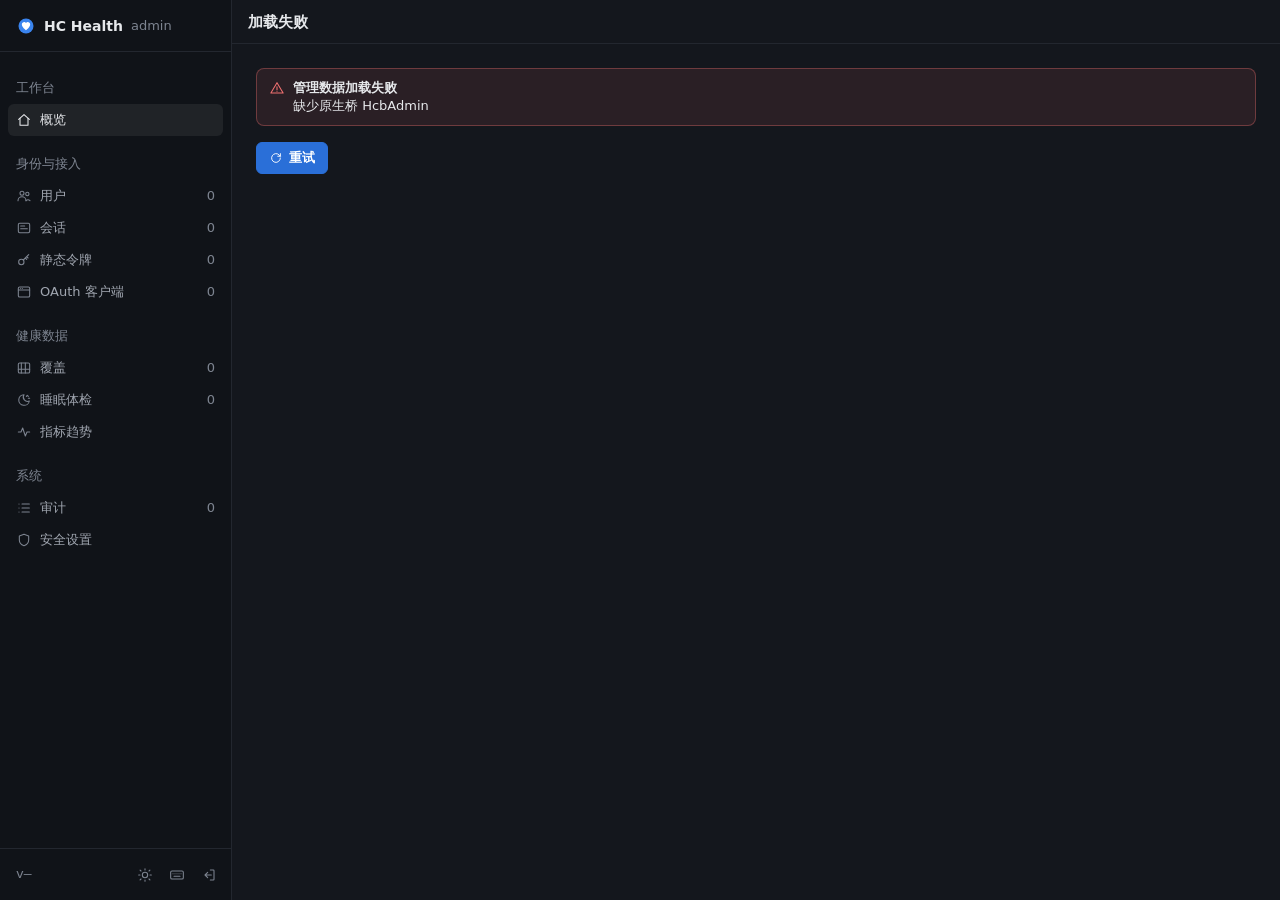
<file: app/src/main/assets/admin/index.html>
<!doctype html>
<html lang="zh-CN" data-theme="dark">
<head>
<meta charset="utf-8">
<meta name="viewport" content="width=device-width, initial-scale=1, viewport-fit=cover">
<meta http-equiv="Content-Security-Policy" content="default-src 'none'; script-src 'self' file:; style-src 'self' file: 'unsafe-inline'; img-src data:">
<meta name="theme-color" content="#101318">
<meta name="color-scheme" content="light dark">
<title>HC Health 管理</title>
<link rel="stylesheet" href="admin.css">
</head>
<body>
<!-- 图标 sprite（与 sprite.svg 同源；scripts/build-admin-ui.py 同步本块） -->
<!-- sprite:start -->
<svg width="0" height="0" style="position:absolute" aria-hidden="true">
  <defs>
    <symbol id="i-home" viewBox="0 0 24 24"><path d="M4 11 12 4l8 7"/><path d="M6 9.5V20h12V9.5"/></symbol>
    <symbol id="i-user" viewBox="0 0 24 24"><circle cx="12" cy="8.5" r="3.5"/><path d="M5 20a7 7 0 0 1 14 0"/></symbol>
    <symbol id="i-users" viewBox="0 0 24 24"><circle cx="9" cy="8" r="3"/><path d="M3 19a6 6 0 0 1 12 0"/><circle cx="17" cy="9" r="2.5"/><path d="M15 19a4.5 4.5 0 0 1 6 0"/></symbol>
    <symbol id="i-key" viewBox="0 0 24 24"><circle cx="8" cy="15" r="4"/><path d="m11 12 8-8M16 7l2 2M14 9l2 2"/></symbol>
    <symbol id="i-app" viewBox="0 0 24 24"><rect x="3.5" y="4.5" width="17" height="15" rx="2"/><path d="M3.5 9h17M7 6.8h.01M9.5 6.8h.01"/></symbol>
    <symbol id="i-ticket" viewBox="0 0 24 24"><path d="M4 7.5A1.5 1.5 0 0 1 5.5 6h13A1.5 1.5 0 0 1 20 7.5V10a2 2 0 0 0 0 4v2.5a1.5 1.5 0 0 1-1.5 1.5h-13A1.5 1.5 0 0 1 4 16.5V14a2 2 0 0 0 0-4z"/><path d="M14 6v12" stroke-dasharray="2 2"/></symbol>
    <symbol id="i-globe" viewBox="0 0 24 24"><circle cx="12" cy="12" r="8.5"/><path d="M3.5 12h17M12 3.5c2.5 2.6 3.5 5.4 3.5 8.5s-1 5.9-3.5 8.5c-2.5-2.6-3.5-5.4-3.5-8.5s1-5.9 3.5-8.5z"/></symbol>
    <symbol id="i-list" viewBox="0 0 24 24"><path d="M9 6h11M9 12h11M9 18h11M4.5 6h.01M4.5 12h.01M4.5 18h.01"/></symbol>
    <symbol id="i-cal" viewBox="0 0 24 24"><rect x="3.5" y="5" width="17" height="15" rx="2"/><path d="M3.5 10h17M8 3v4M16 3v4"/><path d="M12 13v3l2 1"/></symbol>
    <symbol id="i-db" viewBox="0 0 24 24"><ellipse cx="12" cy="6" rx="7.5" ry="2.5"/><path d="M4.5 6v12c0 1.4 3.4 2.5 7.5 2.5s7.5-1.1 7.5-2.5V6M4.5 12c0 1.4 3.4 2.5 7.5 2.5s7.5-1.1 7.5-2.5"/></symbol>
    <symbol id="i-search" viewBox="0 0 24 24"><circle cx="11" cy="11" r="6.5"/><path d="m16 16 4 4"/></symbol>
    <symbol id="i-sun" viewBox="0 0 24 24"><circle cx="12" cy="12" r="4"/><path d="M12 2.5v2M12 19.5v2M4.6 4.6 6 6M18 18l1.4 1.4M2.5 12h2M19.5 12h2M4.6 19.4 6 18M18 6l1.4-1.4"/></symbol>
    <symbol id="i-moon" viewBox="0 0 24 24"><path d="M20 14.5A8 8 0 0 1 9.5 4a8 8 0 1 0 10.5 10.5z"/></symbol>
    <symbol id="i-kbd" viewBox="0 0 24 24"><rect x="2.5" y="6" width="19" height="12" rx="2"/><path d="M6 10h.01M9 10h.01M12 10h.01M15 10h.01M18 10h.01M7.5 14h9"/></symbol>
    <symbol id="i-chev" viewBox="0 0 24 24"><path d="m9 6 6 6-6 6"/></symbol>
    <symbol id="i-more" viewBox="0 0 24 24"><circle cx="5.5" cy="12" r="1.2"/><circle cx="12" cy="12" r="1.2"/><circle cx="18.5" cy="12" r="1.2"/></symbol>
    <symbol id="i-x" viewBox="0 0 24 24"><path d="M6 6l12 12M18 6 6 18"/></symbol>
    <symbol id="i-plus" viewBox="0 0 24 24"><path d="M12 5v14M5 12h14"/></symbol>
    <symbol id="i-copy" viewBox="0 0 24 24"><rect x="8.5" y="8.5" width="11" height="11" rx="2"/><path d="M15.5 8.5V6a1.5 1.5 0 0 0-1.5-1.5H6A1.5 1.5 0 0 0 4.5 6v8A1.5 1.5 0 0 0 6 15.5h2.5"/></symbol>
    <symbol id="i-check" viewBox="0 0 24 24"><path d="m5 12.5 4.5 4.5L19 7.5"/></symbol>
    <symbol id="i-checkc" viewBox="0 0 24 24"><circle cx="12" cy="12" r="8.5"/><path d="m8.5 12.3 2.4 2.4 4.8-5"/></symbol>
    <symbol id="i-alert" viewBox="0 0 24 24"><path d="M12 4 2.8 19.5h18.4z"/><path d="M12 10v4.5M12 17h.01"/></symbol>
    <symbol id="i-info" viewBox="0 0 24 24"><circle cx="12" cy="12" r="8.5"/><path d="M12 11v5M12 8h.01"/></symbol>
    <symbol id="i-ban" viewBox="0 0 24 24"><circle cx="12" cy="12" r="8.5"/><path d="m6 6 12 12"/></symbol>
    <symbol id="i-trash" viewBox="0 0 24 24"><path d="M4.5 7h15M10 7V5h4v2M6.5 7l1 12.5h9l1-12.5"/></symbol>
    <symbol id="i-edit" viewBox="0 0 24 24"><path d="M4.5 19.5h4l10-10-4-4-10 10z"/></symbol>
    <symbol id="i-lock" viewBox="0 0 24 24"><rect x="5" y="10.5" width="14" height="9.5" rx="2"/><path d="M8 10.5V8a4 4 0 0 1 8 0v2.5"/></symbol>
    <symbol id="i-link" viewBox="0 0 24 24"><path d="M10 14a4 4 0 0 0 5.7 0l3-3a4 4 0 0 0-5.7-5.7l-1 1"/><path d="M14 10a4 4 0 0 0-5.7 0l-3 3a4 4 0 0 0 5.7 5.7l1-1"/></symbol>
    <symbol id="i-eye" viewBox="0 0 24 24"><path d="M2.5 12S6 5.5 12 5.5 21.5 12 21.5 12 18 18.5 12 18.5 2.5 12 2.5 12z"/><circle cx="12" cy="12" r="3"/></symbol>
    <symbol id="i-out" viewBox="0 0 24 24"><path d="M14 4.5h4.5a1 1 0 0 1 1 1v13a1 1 0 0 1-1 1H14M10 16l-4-4 4-4M6 12h9.5"/></symbol>
    <symbol id="i-refresh" viewBox="0 0 24 24"><path d="M19.5 12a7.5 7.5 0 1 1-2.2-5.3L19.5 9"/><path d="M19.5 4.5V9H15"/></symbol>
    <symbol id="i-shield" viewBox="0 0 24 24"><path d="M12 3.5 19 6v6c0 4.2-3 7.2-7 8.5-4-1.3-7-4.3-7-8.5V6z"/></symbol>
    <symbol id="i-filter" viewBox="0 0 24 24"><path d="M4 5.5h16l-6 7.5v5l-4 2v-7z"/></symbol>
    <symbol id="i-menu" viewBox="0 0 24 24"><path d="M4 7h16M4 12h16M4 17h16"/></symbol>
    <symbol id="i-settings" viewBox="0 0 24 24"><circle cx="12" cy="12" r="3"/><path d="M12 3.5v2M12 18.5v2M4.6 4.6l1.4 1.4M18 18l1.4 1.4M2.5 12h2M19.5 12h2M4.6 19.4 6 18M18 6l1.4-1.4"/></symbol>
    <symbol id="i-activity" viewBox="0 0 24 24"><path d="M3.5 12h4l2.5-6 4 12 2.5-6h4"/></symbol>
    <symbol id="i-heart" viewBox="0 0 24 24"><path d="M12 20s-7-4.4-7-10a4 4 0 0 1 7-2.5A4 4 0 0 1 19 10c0 5.6-7 10-7 10z"/></symbol>
    <symbol id="i-sleep" viewBox="0 0 24 24"><path d="M12 4a8 8 0 1 0 8 9.5A6.5 6.5 0 0 1 12 4z"/><path d="M15.5 6.5 17 5l1.5 1.5M18.5 9.5h2"/></symbol>
    <symbol id="i-steps" viewBox="0 0 24 24"><path d="M8 20c1.5-3 2-5.5 1-8M16 20c1.5-3 2-5.5 1-8"/><circle cx="9" cy="8" r="2"/><circle cx="15" cy="6.5" r="2"/></symbol>
    <symbol id="i-cover" viewBox="0 0 24 24"><rect x="3.5" y="4.5" width="17" height="15" rx="2"/><path d="M3.5 14h17M8 4.5v15M14 4.5v15"/></symbol>
    <symbol id="i-session" viewBox="0 0 24 24"><rect x="3.5" y="5" width="17" height="14" rx="2"/><path d="M7 9h6M7 13h10"/></symbol>
    <symbol id="i-server" viewBox="0 0 24 24"><rect x="3.5" y="4" width="17" height="6" rx="1.5"/><rect x="3.5" y="14" width="17" height="6" rx="1.5"/><path d="M7 7h.01M7 17h.01"/></symbol>
    <symbol id="logo" viewBox="0 0 24 24"><circle cx="12" cy="12" r="9" fill="#3a84ee" stroke="none"/><path d="M12 17s-5-3.1-5-7a2.8 2.8 0 0 1 5-1.7A2.8 2.8 0 0 1 17 10c0 3.9-5 7-5 7z" fill="#fff" stroke="none"/></symbol>
  </defs>
</svg>
<!-- sprite:end -->
<div id="root"><div class="boot"><span class="boot-spin" aria-hidden="true"></span><p>正在加载管理页…</p></div></div>
<div class="scrim" id="dscrim"></div>
<aside class="drawer" id="drawer" role="dialog" aria-modal="true"></aside>
<div class="scrim" id="mscrim"></div>
<div class="modal" id="modal" role="alertdialog" aria-modal="true"></div>
<div class="menu" id="menu" role="menu"></div>
<div class="toast" id="toast" role="status"></div>
<script src="data.js" defer></script>
<script src="render.js" defer></script>
<script src="app.js" defer></script>
<script src="adapter.js" defer></script>
</body>
</html>
</file>
<file: app/src/main/assets/admin/admin.css>
/* ============================================================
   HC Health MCP Admin — UI prototype
   Layout system: 4px grid · spacing 4/8/12/16/24/32
   Type: 13 / 14 / 16 / 20 · weights 400 / 600
   Headers: 52px (sidebar brand / page bar / drawer head)
   Tokens: pan-scheduler / omcp-admin-kit hybrid · health ops + auth
   ============================================================ */
:root{
  --font: Inter, "PingFang SC", "Hiragino Sans GB", "Noto Sans CJK SC", "Microsoft YaHei", system-ui, -apple-system, "Segoe UI", "Helvetica Neue", Arial, sans-serif;
  --mono: "JetBrains Mono", "SF Mono", ui-monospace, "Cascadia Mono", Menlo, Consolas, "Liberation Mono", monospace;
  --s1:4px; --s2:8px; --s3:12px; --s4:16px; --s6:24px; --s8:32px;
  --hh:52px; --item:32px; --r:6px; --r2:8px;
  --ease:cubic-bezier(.2,.7,.2,1);
}
[data-theme=dark]{
  color-scheme:dark;
  --bg:#101318; --side:#101318; --pane:#14171d; --elev:#1b1f27; --field:#191c23;
  --line:#23272f; --line2:#2e333d; --line-field:#5f6672; --ring:#e6e8eb;
  --hover:rgba(255,255,255,.035); --sel:rgba(255,255,255,.065);
  --tx:#e6e8eb; --tx2:#a0a6b0; --tx3:#7d8490; --tx4:#454a53;
  --accent:#2a6fd8; --accent-tx:#82c4ff; --accent-bg:rgba(58,132,238,.14);
  --ok:#4cc38a; --ok-bg:rgba(76,195,138,.12);
  --amber:#ffb454; --amber-bg:rgba(255,180,84,.12);
  --danger:#f07070; --danger-bg:rgba(240,112,112,.10); --danger-fill:#e5484d;
  --shadow:0 16px 48px rgba(0,0,0,.5),0 0 0 1px var(--line2); --scrim:rgba(0,0,0,.55);
}
[data-theme=light]{
  color-scheme:light;
  --bg:#f7f7f8; --side:#f7f7f8; --pane:#ffffff; --elev:#ffffff; --field:#f4f4f5;
  --line:#ececee; --line2:#dfdfe3; --line-field:#8e949c; --ring:#17181b;
  --hover:rgba(0,0,0,.03); --sel:rgba(0,0,0,.055);
  --tx:#17181b; --tx2:#5c6068; --tx3:#6f747c; --tx4:#c2c5ca;
  --accent:#2a6fd8; --accent-tx:#2a6fd8; --accent-bg:rgba(47,116,224,.10);
  --ok:#1f9d63; --ok-bg:rgba(31,157,99,.10);
  --amber:#d9860b; --amber-bg:rgba(240,154,28,.12);
  --danger:#d64545; --danger-bg:rgba(214,69,69,.07); --danger-fill:#d64545;
  --shadow:0 16px 48px rgba(0,0,0,.14),0 0 0 1px var(--line2); --scrim:rgba(20,20,25,.3);
}
*{box-sizing:border-box}
html,body{margin:0;height:100%;background:var(--bg);color:var(--tx);font:400 14px/20px var(--font);font-family:var(--font);-webkit-font-smoothing:antialiased}
button,input,textarea,select{font:inherit;color:inherit;letter-spacing:inherit}
button{cursor:pointer;background:none;border:0;padding:0;text-align:left}
a{color:var(--accent-tx);text-decoration:none}
a:hover{text-decoration:underline}
svg.i{width:16px;height:16px;flex:none;stroke:currentColor;fill:none;stroke-width:1.6;stroke-linecap:round;stroke-linejoin:round}
svg.i.xs{width:12px;height:12px}
.scroll{overflow:auto;scrollbar-width:thin;scrollbar-color:var(--line2) transparent}
.muted{color:var(--tx3)} .tx2{color:var(--tx2)}
.num{font-variant-numeric:tabular-nums}
.mono{font-family:var(--mono);font-size:13px}
.grow{flex:1}
.nowrap{white-space:nowrap}
.ell{min-width:0;white-space:nowrap;overflow:hidden;text-overflow:ellipsis}
kbd{font:400 13px/16px var(--mono);color:var(--tx3);border:1px solid var(--line2);border-radius:4px;padding:0 4px;min-width:20px;text-align:center;display:inline-block}
:focus-visible{outline:2px solid var(--ring);outline-offset:2px;border-radius:var(--r)}
.dot{display:inline-block;width:6px;height:6px;border-radius:50%;background:var(--tx3);flex:none}
.dot.ok{background:var(--ok)} .dot.amber{background:var(--amber)} .dot.danger{background:var(--danger)} .dot.acc{background:var(--accent)}

/* ---------- shell ---------- */
.app{display:grid;grid-template-columns:232px minmax(0,1fr);height:100vh;height:100dvh}
.side{background:var(--side);border-right:1px solid var(--line);display:flex;flex-direction:column;min-height:0}
.main{background:var(--pane);display:flex;flex-direction:column;min-height:0;min-width:0}
.bar{height:var(--hh);flex:none;display:flex;align-items:center;gap:var(--s2);padding:0 var(--s6);border-bottom:1px solid var(--line)}
.bar h1{margin:0;font-size:16px;line-height:24px;font-weight:600;display:flex;align-items:baseline;gap:var(--s2);min-width:0;white-space:nowrap}
.bar h1 .crumbp{color:var(--tx3);font-weight:400}
.bar h1 .crumbp:hover{color:var(--tx);text-decoration:none}
.bar .cnt{font-size:13px;color:var(--tx3);font-weight:400}
body.compact-head .main > .bar:not(.brand){height:44px;padding:0 16px}
body.compact-head .main > .bar h1{font-size:15px;line-height:22px}
body.compact-head .main > .bar .btn{height:32px;min-height:32px;padding:0 10px}
body.compact-head .main > .bar .ibtn{width:32px;height:32px}
@media(max-width:900px){body.compact-head .main > .bar:not(.brand){height:40px;padding:0 12px}body.compact-head .main > .bar h1{font-size:14px}}
.ibtn{width:28px;height:28px;border-radius:var(--r);display:grid;place-items:center;color:var(--tx3);flex:none;transition:background .12s,color .12s}
.ibtn:hover{background:var(--hover);color:var(--tx)}
.brand{gap:var(--s2);padding:0 var(--s4);border-bottom:1px solid var(--line)}
.brand .logo{width:20px;height:20px;flex:none}
.brand b{font-size:14px;font-weight:600}
.brand span{font-size:13px;color:var(--tx3)}
.side-body{flex:1;min-height:0;padding:var(--s2)}
.ni{display:flex;align-items:center;gap:var(--s2);width:100%;height:var(--item);padding:0 var(--s2);border-radius:var(--r);color:var(--tx2);font-size:13px;transition:background .12s,color .12s}
.ni:hover{background:var(--hover);color:var(--tx);text-decoration:none}
.ni.on{background:var(--sel);color:var(--tx)}
.ni .i{color:var(--tx3)} .ni.on .i{color:var(--tx)}
.ni .lbl{flex:1;min-width:0;white-space:nowrap;overflow:hidden;text-overflow:ellipsis}
.ni .cnt{font-size:13px;color:var(--tx3);font-variant-numeric:tabular-nums}
.ni kbd{border:0;padding:0;min-width:0;color:var(--tx4)}
.sec-h{display:flex;align-items:center;height:var(--item);padding:0 var(--s2);margin-top:var(--s3);font-size:13px;color:var(--tx3)}
.side-foot{height:var(--hh);border-top:1px solid var(--line);padding:0 var(--s2);display:flex;align-items:center;gap:var(--s1)}
.ver{font:400 13px/16px var(--mono);color:var(--tx3);padding:0 var(--s2)}
.content{flex:1;min-height:0}
.page{max-width:1120px;margin:0 auto;padding:var(--s6)}
.page.wide{max-width:1280px}
.lede{color:var(--tx2);font-size:13px;margin:0 0 var(--s4)}

/* ---------- buttons ---------- */
.btn{display:inline-flex;align-items:center;justify-content:center;gap:6px;height:32px;padding:0 var(--s3);border-radius:var(--r);border:1px solid var(--line2);background:var(--elev);color:var(--tx);font-size:13px;white-space:nowrap;transition:background .12s,border-color .12s}
.btn:hover{background:var(--hover);border-color:var(--tx4);text-decoration:none}
.btn.sm{height:28px;padding:0 var(--s2)}
.btn.primary{background:var(--accent);border-color:var(--accent);color:#fff;font-weight:600}
.btn.primary:hover{filter:brightness(1.08)}
.btn.ghost{border-color:transparent;background:none;color:var(--tx2)}
.btn.ghost:hover{background:var(--hover);color:var(--tx)}
.btn.danger-o{color:var(--danger);border-color:color-mix(in srgb,var(--danger) 35%,transparent);background:none}
.btn.danger-o:hover{background:var(--danger-bg)}
.btn.danger{background:var(--danger-fill);border-color:var(--danger-fill);color:#fff;font-weight:600}
.btn:disabled{opacity:.45;cursor:not-allowed;filter:none}
.btn .i{width:14px;height:14px}

/* ---------- chips / badges ---------- */
.st{display:inline-flex;align-items:center;gap:6px;font-size:13px;line-height:20px;height:20px;color:var(--tx2);white-space:nowrap}
.st.ok{color:var(--tx)} .st.ok .dot{background:var(--ok)}
.st.amber .dot{background:var(--amber)} .st.danger{color:var(--danger)} .st.danger .dot{background:var(--danger)}
.st.off .dot{background:var(--tx4)}
.tag{display:inline-flex;align-items:center;gap:4px;height:20px;padding:0 6px;border-radius:4px;background:var(--sel);color:var(--tx2);font-size:13px;line-height:20px;white-space:nowrap}
.tag.acc{background:var(--accent-bg);color:var(--accent-tx)}
.tag.amber{background:var(--amber-bg);color:var(--amber)}
.tag.danger{background:var(--danger-bg);color:var(--danger)}
.tag.ok{background:var(--ok-bg);color:var(--ok)}
.tags{display:flex;flex-wrap:wrap;gap:4px}
.kind{font-size:13px;color:var(--tx3);border:1px solid var(--line2);border-radius:4px;padding:0 5px;line-height:18px;white-space:nowrap}
.idc{display:inline-flex;align-items:center;gap:4px;font:400 13px/18px var(--mono);color:var(--tx3);border-radius:4px;padding:0 2px;margin-left:-2px;max-width:100%}
.idc:hover{color:var(--tx);background:var(--hover)}
.idc .i{width:12px;height:12px;opacity:0;transition:opacity .12s}
.idc:hover .i,.idc:focus-visible .i{opacity:1}

/* ---------- toolbar / inputs ---------- */
.toolbar{display:flex;align-items:center;gap:var(--s2);margin-bottom:var(--s3);flex-wrap:wrap}
.search{display:flex;align-items:center;gap:var(--s2);height:32px;padding:0 var(--s2);border:1px solid var(--line2);border-radius:var(--r);background:var(--field);color:var(--tx3);min-width:240px}
.search input{border:0;background:none;outline:0;flex:1;min-width:0;font-size:13px;color:var(--tx)}
.search:focus-within{border-color:var(--accent)}
.seg{display:inline-flex;border:1px solid var(--line2);border-radius:var(--r);padding:2px;gap:2px;background:var(--field)}
.seg button{height:26px;padding:0 10px;border-radius:4px;font-size:13px;color:var(--tx2);white-space:nowrap}
.seg button:hover{color:var(--tx)}
.seg button.on{background:var(--sel);color:var(--tx);box-shadow:none;font-weight:600}
.seg button .n{color:var(--tx3);margin-left:4px;font-variant-numeric:tabular-nums}
.inp,.sel{height:32px;border:1px solid var(--line-field);border-radius:var(--r);background:var(--field);padding:0 var(--s2);font-size:14px;outline:0;color:var(--tx);min-width:0;width:100%}
.inp:focus,.sel:focus{border-color:var(--accent)}
.inp::placeholder{color:var(--tx4);font-style:italic}
.sel{appearance:none;padding-right:28px;background-image:linear-gradient(45deg,transparent 50%,var(--tx3) 50%),linear-gradient(135deg,var(--tx3) 50%,transparent 50%);background-position:calc(100% - 14px) 14px,calc(100% - 10px) 14px;background-size:4px 4px;background-repeat:no-repeat}
.sel.sm,.inp.sm{height:28px;font-size:13px;width:auto}
.fld{display:flex;flex-direction:column;gap:6px;min-width:0}
.fld > label,.fld > .l{font-size:13px;color:var(--tx2);display:flex;gap:6px;align-items:baseline}
.fld small,.sub{font:400 13px/16px var(--mono);color:var(--tx4)}
.help{font-size:13px;color:var(--tx3);line-height:18px}
.help.warn{color:var(--amber)}
.grid2{display:grid;grid-template-columns:1fr 1fr;gap:var(--s3) var(--s4)}
.grid3{display:grid;grid-template-columns:repeat(3,1fr);gap:var(--s3) var(--s4)}
.pw{position:relative} .pw .inp{padding-right:36px} .pw .ibtn{position:absolute;right:2px;top:2px}

.chk{display:flex;align-items:flex-start;gap:var(--s2);padding:6px var(--s2);border-radius:var(--r);cursor:pointer;font-size:14px}
.chk:hover{background:var(--hover)}
.chk input{margin:2px 0 0;accent-color:var(--accent);width:16px;height:16px;flex:none}
.chk .d{display:block;font-size:13px;color:var(--tx3)}
.chips{display:flex;gap:6px;flex-wrap:wrap}
.chip{height:32px;min-width:44px;padding:0 var(--s3);border-radius:var(--r);border:1px solid var(--line2);background:var(--field);color:var(--tx2);font-size:13px;display:inline-flex;align-items:center;justify-content:center;gap:6px}
.chip:hover{color:var(--tx);border-color:var(--tx4)}
.chip.on{background:var(--accent-bg);border-color:color-mix(in srgb,var(--accent) 55%,transparent);color:var(--accent-tx);font-weight:600}
.switch{position:relative;width:44px;height:24px;border-radius:12px;background:var(--line2);flex:none;transition:background .15s;cursor:pointer;border:0}
.switch::after{content:"";position:absolute;left:2px;top:2px;width:20px;height:20px;border-radius:50%;background:#fff;transition:transform .15s var(--ease)}
.switch.on{background:var(--accent)} .switch.on::after{transform:translateX(20px)}
.switch:disabled{opacity:.45;cursor:not-allowed}

/* ---------- cards / sections ---------- */
.card{border:1px solid var(--line);border-radius:var(--r2);background:var(--pane)}
.sect{margin-top:var(--s8)}
.sect:first-child{margin-top:0}
.sect-h{display:flex;align-items:center;gap:var(--s2);margin-bottom:var(--s3);min-height:28px}
.sect-h h2{margin:0;font-size:14px;font-weight:600}
.sect-h .muted{font-size:13px}
.kv{display:grid;grid-template-columns:120px minmax(0,1fr);border:1px solid var(--line);border-radius:var(--r2);align-items:stretch}
.kv > div{display:flex;align-items:center;flex-wrap:wrap;gap:8px;padding:10px var(--s3);border-top:1px solid var(--line);min-width:0;min-height:40px;font-size:14px;line-height:20px}
.kv > div:nth-child(-n+2){border-top:0}
.kv > .k{color:var(--tx3);font-size:13px;line-height:20px;flex:none}
.kv .kv-rest{color:var(--tx2);font-size:14px;line-height:20px}
.kv .mono,.kv .kv-rest{min-width:0;overflow-wrap:anywhere;word-break:break-word}
.banner{display:flex;gap:var(--s2);align-items:flex-start;padding:10px var(--s3);border-radius:var(--r2);font-size:13px;line-height:18px;border:1px solid var(--line);background:var(--field);color:var(--tx2);margin-bottom:var(--s4)}
.banner .i{margin-top:1px}
.banner.amber{border-color:color-mix(in srgb,var(--amber) 35%,transparent);background:var(--amber-bg);color:var(--tx)}
.banner.amber .i{color:var(--amber)}
.banner.danger{border-color:color-mix(in srgb,var(--danger) 35%,transparent);background:var(--danger-bg);color:var(--tx)}
.banner.danger .i{color:var(--danger)}
.banner.acc .i{color:var(--accent-tx)}
.banner b{font-weight:600}

/* ---------- table ---------- */
.tbl{width:100%;border-collapse:separate;border-spacing:0;table-layout:fixed;font-size:14px}
.tw{border:1px solid var(--line);border-radius:var(--r2);overflow:hidden}
.tbl th{height:36px;text-align:left;font-weight:400;font-size:13px;color:var(--tx3);padding:0 var(--s3);border-bottom:1px solid var(--line);background:var(--bg);white-space:nowrap;overflow:hidden;text-overflow:ellipsis}
.tbl td{padding:10px var(--s3);border-bottom:1px solid var(--line);vertical-align:middle;min-width:0;overflow:hidden}
.tbl tr:last-child td{border-bottom:0}
.tbl tbody tr{transition:background .1s}
.tbl tbody tr.click{cursor:pointer}
.tbl tbody tr:hover{background:var(--hover)}
.tbl tbody tr.cur{background:var(--sel)}
.tbl tbody tr.fail{background:var(--danger-bg)}
.tbl tbody tr.fail:hover{background:color-mix(in srgb,var(--danger) 14%,transparent)}
.tbl tbody tr.dim td > *:not(.act){opacity:.55}
.tbl td.act{width:48px;text-align:right;padding-right:var(--s2)}
.tbl th.act{width:48px}
.nm{display:flex;flex-direction:column;min-width:0}
.nm b{font-weight:600;white-space:nowrap;overflow:hidden;text-overflow:ellipsis}
.nm .sub2{font-size:13px;color:var(--tx3);white-space:nowrap;overflow:hidden;text-overflow:ellipsis;display:flex;gap:6px;align-items:center}
.cellt{font-size:13px;color:var(--tx2);white-space:nowrap;overflow:hidden;text-overflow:ellipsis}
.cellt .muted{font-size:13px}
.grp td{background:var(--bg);font-size:13px;color:var(--tx3);padding:6px var(--s3)}
.pager{display:flex;align-items:center;gap:var(--s2);justify-content:space-between;margin-top:var(--s3);font-size:13px;color:var(--tx3)}
.pager .pg{display:flex;gap:4px;align-items:center}
.pager .pg button{min-width:28px;height:28px;border-radius:var(--r);color:var(--tx2);text-align:center;font-variant-numeric:tabular-nums}
.pager .pg button:hover{background:var(--hover)}
.pager .pg button.on{background:var(--sel);color:var(--tx)}
.uax{font:400 13px/18px var(--mono);color:var(--tx3);padding:8px var(--s3) 12px;word-break:break-all;background:var(--bg)}

/* ---------- overview ---------- */
.stats{display:grid;grid-template-columns:repeat(4,minmax(0,1fr));gap:var(--s3)}
.stat{display:flex;flex-direction:column;gap:var(--s1);padding:var(--s4);border:1px solid var(--line);border-radius:var(--r2);background:var(--pane);color:var(--tx);transition:border-color .12s,background .12s;min-width:0}
.stat:hover{border-color:var(--line2);background:var(--hover);text-decoration:none}
.stat .t{display:flex;align-items:center;gap:var(--s2);font-size:13px;color:var(--tx2)}
.stat .t .i{color:var(--tx3)}
.stat .n{font-size:20px;line-height:28px;font-weight:600;font-variant-numeric:tabular-nums}
.stat .d{font-size:13px;color:var(--tx3);white-space:nowrap;overflow:hidden;text-overflow:ellipsis}
.stat .d .w{color:var(--amber)}
.ov2{display:grid;grid-template-columns:minmax(0,1.5fr) minmax(0,1fr);gap:var(--s4);margin-top:var(--s6)}
.list{border:1px solid var(--line);border-radius:var(--r2)}
.li{display:flex;align-items:center;gap:var(--s3);min-height:44px;padding:var(--s2) var(--s3);border-top:1px solid var(--line);font-size:13px;color:var(--tx2);min-width:0}
.li:first-child{border-top:0}
.li b{color:var(--tx);font-weight:400;font-size:14px}
a.li:hover{background:var(--hover);text-decoration:none}
.li .r{margin-left:auto;color:var(--tx3);white-space:nowrap;font-variant-numeric:tabular-nums}

/* ---------- overlays ---------- */
.scrim{position:fixed;inset:0;background:var(--scrim);opacity:0;pointer-events:none;transition:opacity .15s;z-index:40}
.scrim.on{opacity:1;pointer-events:auto}
.drawer{position:fixed;top:0;right:0;bottom:0;width:560px;max-width:100vw;background:var(--pane);box-shadow:var(--shadow);transform:translateX(102%);transition:transform .2s var(--ease);z-index:41;display:flex;flex-direction:column}
.drawer:not(.on){box-shadow:none;visibility:hidden;transition:transform .2s var(--ease),visibility 0s .2s}
.drawer.on{transform:none}
.drawer .bar{padding:0 var(--s4) 0 var(--s6)}
.drawer .bar h1{min-width:0;overflow:hidden;text-overflow:ellipsis;white-space:nowrap}
.drawer .bar .ibtn{flex:none}
.dbody{flex:1;min-height:0;padding:var(--s6)}
.dfoot{flex:none;display:flex;align-items:center;gap:var(--s2);padding:var(--s3) var(--s6) calc(var(--s3) + env(safe-area-inset-bottom));border-top:1px solid var(--line)}
.dfoot .help{flex:1}
.dsec{margin-top:var(--s6)} .dsec:first-child{margin-top:0}
.dsec > h3{margin:0 0 var(--s2);font-size:13px;font-weight:600;color:var(--tx2)}
.danger-zone{border:1px solid color-mix(in srgb,var(--danger) 30%,transparent);border-radius:var(--r2)}
.dz{display:flex;align-items:center;gap:var(--s3);padding:var(--s3);border-top:1px solid color-mix(in srgb,var(--danger) 18%,transparent)}
.dz:first-child{border-top:0}
.dz .t{flex:1;min-width:0;font-size:13px;color:var(--tx3)} .dz .t b{display:block;color:var(--tx);font-size:14px;font-weight:600}
.modal{max-height:90dvh;overflow:auto;position:fixed;left:50%;top:22vh;transform:translate(-50%,8px);width:440px;max-width:calc(100vw - 32px);background:var(--elev);border-radius:12px;box-shadow:var(--shadow);padding:var(--s6);z-index:51;opacity:0;pointer-events:none;transition:opacity .15s,transform .15s var(--ease)}
.modal.on{opacity:1;pointer-events:auto;transform:translate(-50%,0)}
.modal h3{margin:0 0 var(--s2);font-size:16px;line-height:24px;font-weight:600}
.modal p{margin:0 0 var(--s3);color:var(--tx2);font-size:14px;line-height:22px}
.modal p b{color:var(--tx);font-weight:600}
.modal ul{margin:0 0 var(--s3);padding-left:18px;color:var(--tx2);font-size:13px;line-height:20px}
.modal .acts{display:flex;justify-content:flex-end;gap:var(--s2);margin-top:var(--s4)}
.modal .tc{font-size:13px;color:var(--tx3);margin-bottom:6px} .modal .tc code{font-family:var(--mono);color:var(--tx);background:var(--sel);padding:0 4px;border-radius:4px}
#mscrim{z-index:50}
.menu{position:fixed;min-width:180px;max-height:calc(100dvh - 80px);overflow:auto;background:var(--elev);border-radius:var(--r2);box-shadow:var(--shadow);padding:var(--s1);z-index:45;display:none}
.menu.on{display:block}
.menu button{display:flex;align-items:center;gap:var(--s2);width:100%;height:32px;padding:0 var(--s2);border-radius:4px;font-size:13px;color:var(--tx)}
.menu button:hover,.menu button.kb{background:var(--hover)}
.menu button .i{color:var(--tx3)}
.menu button.dz2{color:var(--danger)} .menu button.dz2 .i{color:var(--danger)}
.menu button:disabled{opacity:.4;cursor:not-allowed}
.menu hr{border:0;border-top:1px solid var(--line);margin:4px 0}
.toast{position:fixed;left:50%;bottom:24px;transform:translate(-50%,12px);background:var(--elev);color:var(--tx);box-shadow:var(--shadow);border-radius:var(--r2);padding:10px var(--s4);font-size:13px;display:flex;gap:var(--s3);align-items:center;opacity:0;pointer-events:none;transition:opacity .15s,transform .15s var(--ease);z-index:60}
.toast.on{opacity:1;transform:translate(-50%,0);pointer-events:auto}
.toast .i{color:var(--ok)} .toast.err .i{color:var(--danger)}
.toast button{color:var(--accent-tx);font-size:13px}
.kbdp{width:560px}
.kbdp .cols{display:grid;grid-template-columns:1fr 1fr;gap:4px var(--s6)}
.kbdp .row{display:flex;justify-content:space-between;align-items:center;height:28px;font-size:13px;color:var(--tx2)}
.kbdp h4{grid-column:1/-1;margin:var(--s3) 0 0;font-size:13px;color:var(--tx3);font-weight:400}
.empty{display:flex;flex-direction:column;align-items:center;justify-content:center;text-align:center;padding:56px var(--s6);gap:var(--s2);color:var(--tx3);font-size:13px}
.empty .ic{width:40px;height:40px;border-radius:10px;background:var(--sel);display:grid;place-items:center;color:var(--tx2);margin-bottom:var(--s2)}
.empty b{color:var(--tx);font-size:14px;font-weight:600}
.secret{display:flex;align-items:center;gap:var(--s2);padding:var(--s3);border:1px dashed color-mix(in srgb,var(--amber) 50%,transparent);border-radius:var(--r2);background:var(--amber-bg);font:400 13px/18px var(--mono);word-break:break-all}

/* ---------- policy editor ---------- */
.ped{display:grid;grid-template-columns:minmax(0,1fr) 400px;min-height:100%}
.ped-form{padding:var(--s6) var(--s8) 96px;max-width:760px}
.ped-side{border-left:1px solid var(--line);background:var(--bg);padding:var(--s6)}
.ped-side .stick{position:sticky;top:0}
.fs{border:0;padding:0;margin:0 0 var(--s8)}
.fs > legend{padding:0;margin-bottom:var(--s3);font-size:14px;font-weight:600;display:flex;gap:var(--s2);align-items:baseline;width:100%}
.fs > legend .muted{font-weight:400;font-size:13px}
.mode{display:grid;grid-template-columns:1fr 1fr;gap:var(--s2)}
.mode button{border:1px solid var(--line2);border-radius:var(--r2);padding:var(--s3);background:var(--field);display:flex;flex-direction:column;gap:2px}
.mode button b{font-weight:600;font-size:14px;display:flex;gap:var(--s2);align-items:center}
.mode button span{font-size:13px;color:var(--tx3);line-height:18px}
.mode button.on{border-color:var(--accent);background:var(--accent-bg)}
.mode button.on.rv{border-color:var(--danger);background:var(--danger-bg)}
.radio{width:14px;height:14px;border-radius:50%;border:1.5px solid var(--tx4);flex:none;display:inline-block}
.on > b > .radio{border:4px solid var(--accent)} .on.rv > b > .radio{border-color:var(--danger)}
.wrow{display:grid;grid-template-columns:auto 120px 16px 120px 28px;gap:var(--s2);align-items:center;margin-top:var(--s2)}
.wrow .lab{font-size:13px;color:var(--tx3);min-width:84px}
.drow{display:grid;grid-template-columns:minmax(0,1fr) 16px minmax(0,1fr) 28px;gap:var(--s2);align-items:center;margin-top:var(--s2)}
.addl{display:inline-flex;align-items:center;gap:6px;color:var(--accent-tx);font-size:13px;height:28px;margin-top:var(--s2)}
.picker{border:1px solid var(--line2);border-radius:var(--r2);background:var(--pane);overflow:hidden}
.picker .search{border:0;border-bottom:1px solid var(--line);border-radius:0;background:none;min-width:0}
.pick-list{max-height:280px}
.pick-g{font-size:13px;color:var(--tx3);padding:8px var(--s3) 4px;display:flex;justify-content:space-between}
.pick{display:flex;align-items:center;gap:var(--s3);padding:6px var(--s3);cursor:pointer;min-height:44px}
.pick:hover{background:var(--hover)}
.pick input{accent-color:var(--accent);width:16px;height:16px;margin:0;flex:none}
.pick .nm{flex:1}
.selrow{display:flex;flex-wrap:wrap;gap:6px;margin-bottom:var(--s2)}
.pill{display:inline-flex;align-items:center;gap:6px;height:28px;padding:0 4px 0 var(--s2);border-radius:var(--r);background:var(--sel);font-size:13px;max-width:100%}
.pill .kind{border:0;padding:0;color:var(--tx3)}
.pill button{width:20px;height:20px;display:grid;place-items:center;color:var(--tx3);border-radius:4px}
.pill button:hover{background:var(--hover);color:var(--tx)}
.cap-g{border-top:1px solid var(--line)}
.cap-g:first-child{border-top:0}
.cap-h{display:flex;align-items:center;gap:var(--s2);width:100%;height:40px;padding:0 var(--s3);font-size:13px;color:var(--tx2)}
.cap-h:hover{background:var(--hover)}
.cap-h b{color:var(--tx);font-weight:600;font-size:14px}
.cap-h .chev{transition:transform .15s var(--ease);color:var(--tx3)}
.cap-h.open .chev{transform:rotate(90deg)}
.cap-b{padding:0 var(--s2) var(--s2) 28px;display:grid;grid-template-columns:1fr 1fr;gap:0 var(--s2)}
.cap-b .chk .mono{color:var(--tx4);font-size:13px}
.tl{display:grid;grid-template-columns:28px minmax(0,1fr);gap:6px 8px;align-items:center;font-size:13px;color:var(--tx3)}
.tl .tr{position:relative;height:16px;border-radius:3px;background:repeating-linear-gradient(90deg,var(--line) 0 1px,transparent 1px calc(100%/24)),var(--field)}
.tl .tr .w{position:absolute;top:0;bottom:0;border-radius:3px;background:var(--accent);opacity:.85}
.tl .tr .now{position:absolute;top:-3px;bottom:-3px;width:2px;background:var(--amber);border-radius:1px}
.tl .ax{display:flex;justify-content:space-between;font:400 13px/16px var(--mono);color:var(--tx4)}
.tl .today{color:var(--tx)}
.sumbox{padding:var(--s3);border-radius:var(--r2);border:1px solid var(--line);background:var(--pane);font-size:13px;line-height:20px;color:var(--tx2)}
.sumbox b{color:var(--tx);font-weight:600}
.verdict{display:flex;align-items:center;gap:var(--s2);padding:var(--s3);border-radius:var(--r2);font-size:13px;margin-top:var(--s2)}
.verdict.ok{background:var(--ok-bg)} .verdict.ok .i{color:var(--ok)}
.verdict.no{background:var(--danger-bg)} .verdict.no .i{color:var(--danger)}
.ped-foot{position:sticky;bottom:0;display:flex;gap:var(--s2);align-items:center;padding:var(--s3) var(--s8);border-top:1px solid var(--line);background:var(--pane);z-index:3}
.vcard{border:1px solid var(--line);border-radius:var(--r2);padding:var(--s4);display:flex;flex-direction:column;gap:var(--s3);background:var(--pane)}
.vgrid{display:grid;grid-template-columns:1fr 1fr;gap:var(--s3)}
.vh{display:flex;align-items:center;gap:var(--s2)}
.vh b{font-size:16px;font-weight:600}
.caps{display:flex;flex-wrap:wrap;gap:4px}
.cap{font-size:13px;color:var(--tx2);display:inline-flex;gap:6px;align-items:center;height:24px;padding:0 8px;border-radius:12px;border:1px solid var(--line)}
.cap.off{color:var(--tx3);border-style:dashed}

/* ---------- login ---------- */
.login{min-height:100vh;display:grid;place-items:center;padding:var(--s6);background:var(--bg)}
.login .box{width:360px;max-width:100%;display:flex;flex-direction:column;gap:var(--s4)}
.login h1{margin:0;font-size:20px;line-height:28px;font-weight:600;display:flex;align-items:center;gap:var(--s2)}
.login .btn.primary{width:100%;height:40px;font-size:14px}
.login .foot{display:flex;justify-content:space-between;font-size:13px;color:var(--tx3)}


/* ---------- hc-health extras ---------- */
.otp-row{display:flex;gap:var(--s2);justify-content:center}
.otp-row input{width:40px;height:48px;text-align:center;font:600 20px/28px var(--mono);border:1px solid var(--line2);border-radius:var(--r);background:var(--field)}
.otp-row input:focus{border-color:var(--accent);outline:0}
.spark{display:block;width:100%;height:48px}
.spark path.line{fill:none;stroke:var(--accent);stroke-width:1.6;stroke-linecap:round;stroke-linejoin:round}
.spark path.area{fill:var(--accent-bg);stroke:none}
.spark.hr path.line{stroke:var(--danger)} .spark.hr path.area{fill:var(--danger-bg)}
.spark.sleep path.line{stroke:#8b7cf6} .spark.sleep path.area{fill:rgba(139,124,246,.12)}
.chart-card{border:1px solid var(--line);border-radius:var(--r2);padding:var(--s4);display:flex;flex-direction:column;gap:var(--s2);min-width:0}
.chart-card .t{font-size:13px;color:var(--tx2);display:flex;align-items:center;gap:var(--s2)}
.chart-card .n{font-size:20px;line-height:28px;font-weight:600;font-variant-numeric:tabular-nums}
.chart-grid{display:grid;grid-template-columns:repeat(3,minmax(0,1fr));gap:var(--s3)}
.cov-bar{height:6px;border-radius:3px;background:var(--line);overflow:hidden;min-width:72px}
.cov-bar > i{display:block;height:100%;background:var(--ok);border-radius:3px}
.cov-bar.amber > i{background:var(--amber)} .cov-bar.danger > i{background:var(--danger)}
.src-pill{display:inline-flex;flex:0 0 auto;align-items:center;gap:4px;min-height:20px;max-width:100%;padding:2px 6px;border-radius:4px;font-size:13px;line-height:16px;background:var(--sel);color:var(--tx2);white-space:normal;overflow-wrap:anywhere;word-break:break-word;text-align:left}
.src-pill.apple{background:rgba(58,132,238,.12);color:var(--accent-tx)}
.src-pill.huawei{background:rgba(255,180,84,.14);color:var(--amber)}
.src-pill.manual{background:var(--sel);color:var(--tx2)}
.src-pill.garmin{background:rgba(76,195,138,.14);color:var(--ok)}
.prog{height:6px;border-radius:3px;background:var(--line);overflow:hidden;min-width:80px}
.prog > i{display:block;height:100%;background:var(--accent);border-radius:3px}
.prog.ok > i{background:var(--ok)} .prog.amber > i{background:var(--amber)} .prog.danger > i{background:var(--danger)}
.login .otp-hint{font-size:13px;color:var(--tx3);text-align:center;margin:0}
.login .box{width:380px}
.touch{min-height:44px;min-width:44px}
.tbl-scroll{overflow-x:auto;-webkit-overflow-scrolling:touch}
/* ---------- mobile ---------- */
.mnav{display:none}
.mcards{display:none}
@media (max-width:1100px){
  .ped{grid-template-columns:minmax(0,1fr)} .ped-side{border-left:0;border-top:1px solid var(--line)}
  .stats{grid-template-columns:repeat(2,minmax(0,1fr))}
  .chart-grid{grid-template-columns:repeat(2,minmax(0,1fr))}
}
@media (max-width:900px){
  .app{grid-template-columns:minmax(0,1fr)}
  .side{display:none}
  .main{padding-bottom:calc(56px + env(safe-area-inset-bottom))}
  .bar{padding:0 var(--s4)}
  .page{padding:var(--s4) var(--s4) calc(72px + env(safe-area-inset-bottom))}
  .stats{grid-template-columns:repeat(2,minmax(0,1fr));gap:var(--s2)}
  .stat{padding:var(--s3)}
  .ov2{grid-template-columns:minmax(0,1fr)}
  .li > span.ell{display:none}
  .banner:has(.bm){flex-wrap:wrap} .banner > div{min-width:0;flex:1 1 0} .banner .bm{width:100%;padding-left:24px}
  .tw.hide-m{display:none}
  .mcards{display:flex;flex-direction:column;border:1px solid var(--line);border-radius:var(--r2)}
  .mc{display:flex;gap:var(--s3);padding:var(--s3);border-top:1px solid var(--line);align-items:flex-start;min-width:0}
  .mc:first-child{border-top:0}
  .mc .b{flex:1;min-width:0;display:flex;flex-direction:column;gap:4px}
  .mc{min-width:0}
.mc .t{overflow-wrap:anywhere;word-break:break-word}
.mc .meta{display:flex;flex-wrap:wrap;gap:4px 10px;font-size:13px;color:var(--tx3);min-width:0}
.mc .meta span,.li .grow,.kv > div{min-width:0;overflow-wrap:anywhere;word-break:break-word}
  .mc.fail{background:var(--danger-bg)}
  .search{min-width:0;flex:1}
  .toolbar .hide-m{display:none}
  .grid2,.grid3{grid-template-columns:1fr}
  .drawer{left:12px;right:12px;width:auto;top:auto;bottom:0;height:92dvh;border-radius:16px 16px 0 0;transform:translateY(102%)}
  .drawer .bar{padding:0 8px 0 16px}
  .drawer .dbody{padding:16px}
  .drawer .dfoot{padding:12px 16px calc(12px + env(safe-area-inset-bottom))}
  .drawer.on{transform:none}
  .dbody{padding:var(--s4)} .dfoot{padding:var(--s3) var(--s4)}
  .ped-form{padding:var(--s4) var(--s4) 96px}
  .ped-side{padding:var(--s4)}
  .ped-foot{padding:var(--s3) var(--s4);bottom:0}
  .wrow{grid-template-columns:minmax(0,1fr) 16px minmax(0,1fr) 28px}
  .wrow .lab{grid-column:1/-1;margin-top:var(--s1)}
  .cap-b{grid-template-columns:1fr}
  .mode{grid-template-columns:1fr}
  .vgrid{grid-template-columns:1fr}
  .kv{grid-template-columns:96px minmax(0,1fr)}.kv > .k{width:96px}
  .mnav{display:flex;position:fixed;left:0;right:0;bottom:0;height:calc(56px + env(safe-area-inset-bottom));padding-bottom:env(safe-area-inset-bottom);background:var(--pane);border-top:1px solid var(--line);z-index:30}
  .mnav a{flex:1;display:flex;flex-direction:column;align-items:center;justify-content:center;gap:2px;font-size:13px;color:var(--tx3)}
  .mnav a:hover{text-decoration:none}
  .mnav a.on{color:var(--tx)}
  .mnav .i{width:20px;height:20px}
  .hide-m,.bar .hide-m{display:none!important}

  .chart-grid{grid-template-columns:minmax(0,1fr)}
  .otp-row input{width:44px;height:52px;font-size:20px}
  /* 移动端统一控件：按钮/图标键/输入框/分段/胶囊都用 44dp 命中区 */
  .ibtn{width:32px;height:32px;border-radius:6px}
  .btn,.btn.sm{height:32px;min-height:32px;padding:0 10px;font-size:14px;border-radius:6px}
  .btn .i{width:14px;height:14px}
  .btn.sm .i{width:13px;height:13px}
  .ni{height:44px}
  .mnav a{min-height:48px;gap:4px}
  .side-foot .ibtn{width:44px;height:44px}
  .menu button{height:44px;font-size:14px}
  .seg{padding:2px;border-radius:6px}
  .seg button{height:28px;min-height:28px;padding:0 10px;font-size:13px;border-radius:4px}
  .seg button.on{box-shadow:none;background:var(--sel)}
  .chip{height:32px;min-height:32px;padding:0 10px;font-size:13px;border-radius:6px}
  .inp,.sel{height:36px;font-size:16px;padding:0 10px;border-radius:7px}
  .sel{padding-right:30px;background-position:calc(100% - 15px) 15px,calc(100% - 11px) 15px}
  .inp.sm,.sel.sm{height:36px;font-size:14px}
  .search{height:36px;min-width:0;flex:1;border-radius:7px}
  .fld{gap:6px}
  .pw .inp{padding-right:42px}
  .pw .ibtn{top:0;right:0}
  .toolbar{gap:8px}
  .sect{margin-top:20px}
  .sect-h{margin-bottom:6px}
  .mc{min-height:56px;padding:12px}
  .login{padding:var(--s4);align-content:center}
  .login .box{width:100%;max-width:380px}
  .toast{bottom:calc(72px + env(safe-area-inset-bottom));left:12px;right:12px;transform:translate(0,12px);max-width:none}
  .toast.on{transform:translate(0,0)}

  .modal{top:auto;bottom:16px;max-height:calc(100dvh - 32px)}
  .kbdp .cols{grid-template-columns:1fr}
}
.boot{min-height:60vh;display:grid;place-items:center;align-content:center;gap:12px;color:var(--tx3);font-size:13px}
.health-loading{display:flex;align-items:center;gap:10px;margin:0 0 12px;padding:14px 16px;border:1px solid var(--line);border-radius:8px;background:var(--field);color:var(--tx2);font-size:14px}
.health-loading .boot-spin{width:18px;height:18px;border-width:2px}
.boot-spin{width:26px;height:26px;border:2px solid var(--line2);border-top-color:var(--accent);border-radius:50%;animation:bootspin .8s linear infinite}
@keyframes bootspin{to{transform:rotate(360deg)}}
@media (prefers-reduced-motion:reduce){.boot-spin{animation-duration:1.8s}}

/* ---------- planned (future) markers: hidden with ?dev=1&future=0 ---------- */
.fut{display:inline-flex;align-items:center;gap:4px;height:18px;padding:0 6px;border-radius:9px;font-size:13px;line-height:18px;color:#a78bfa;background:rgba(167,139,250,.12);border:1px dashed rgba(167,139,250,.45);white-space:nowrap;font-weight:400;vertical-align:middle}
[data-theme=light] .fut{color:#7c3aed;background:rgba(124,58,237,.07)}
.futbox{border:1px dashed rgba(167,139,250,.45);border-radius:var(--r2);padding:var(--s3)}
body.nofut .fut,body.nofut .futonly{display:none!important}
.lock-note{font-size:13px;color:var(--danger)}
</file>
